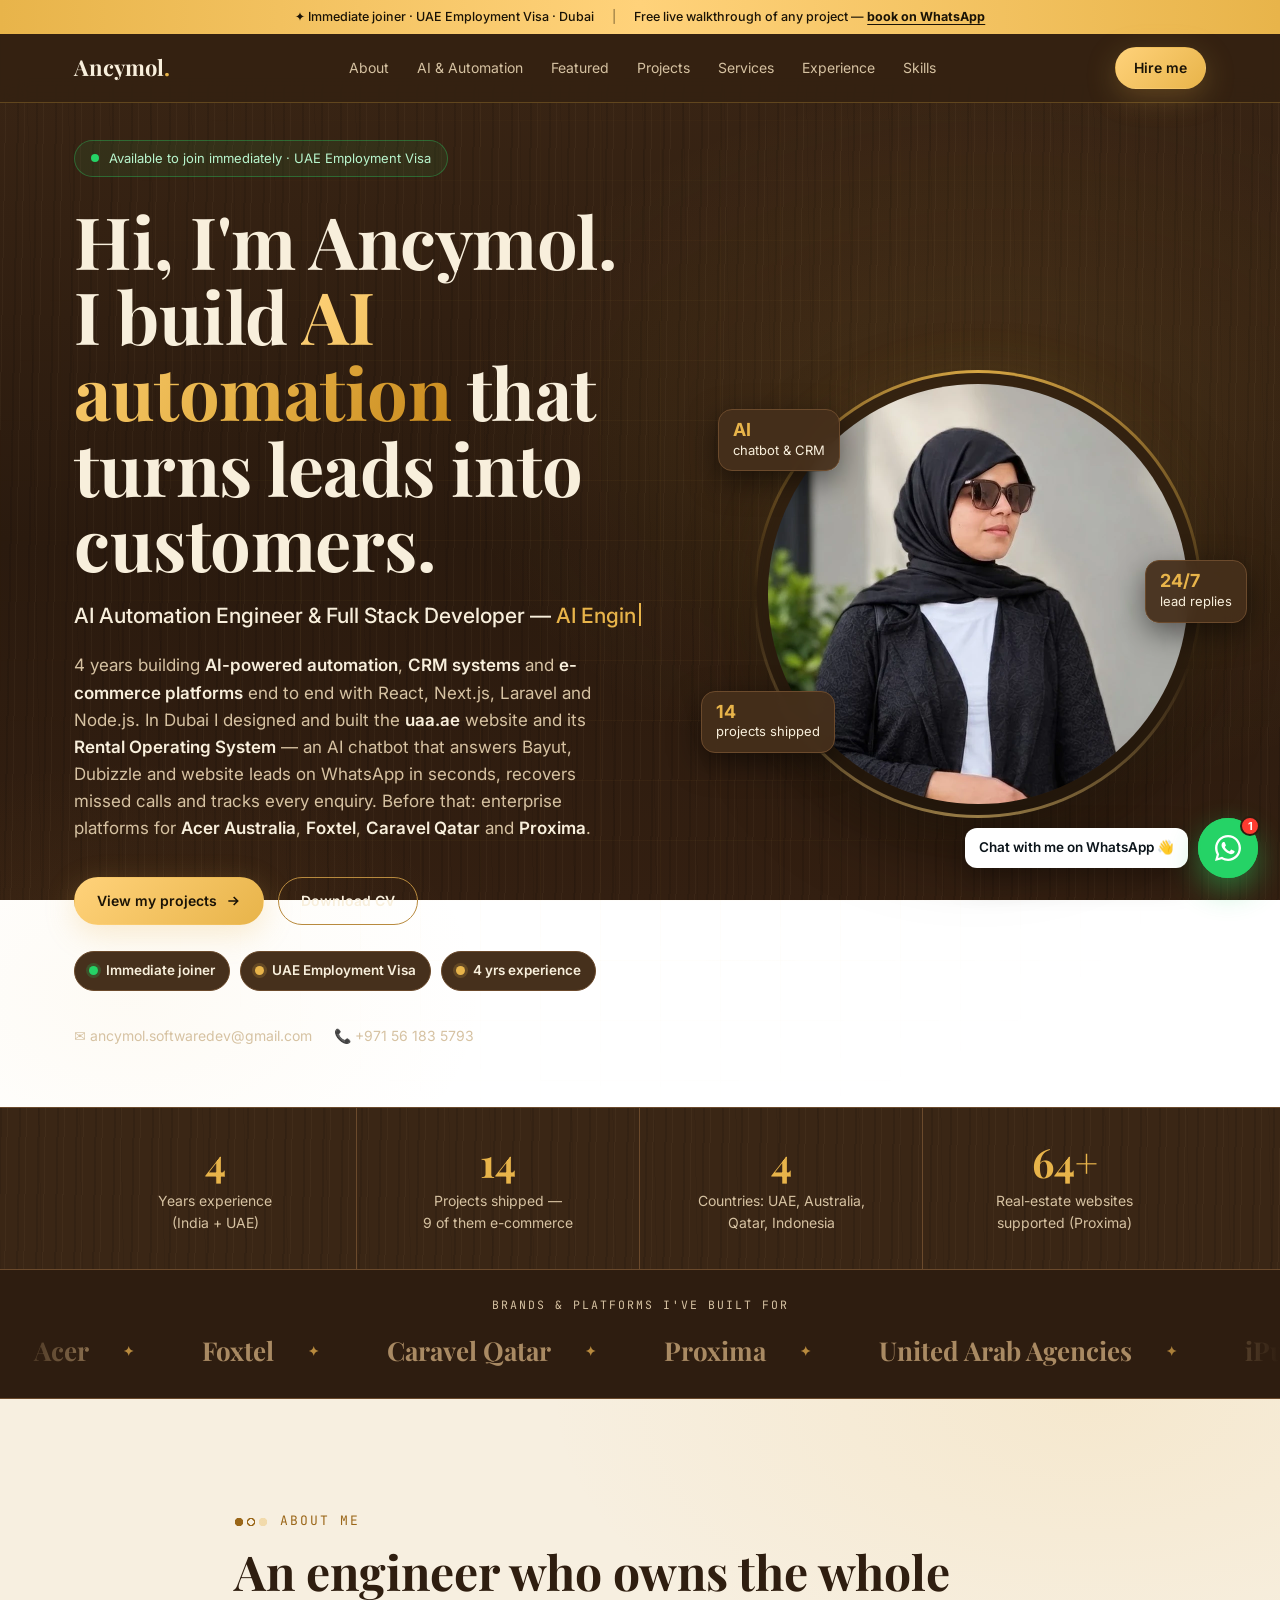
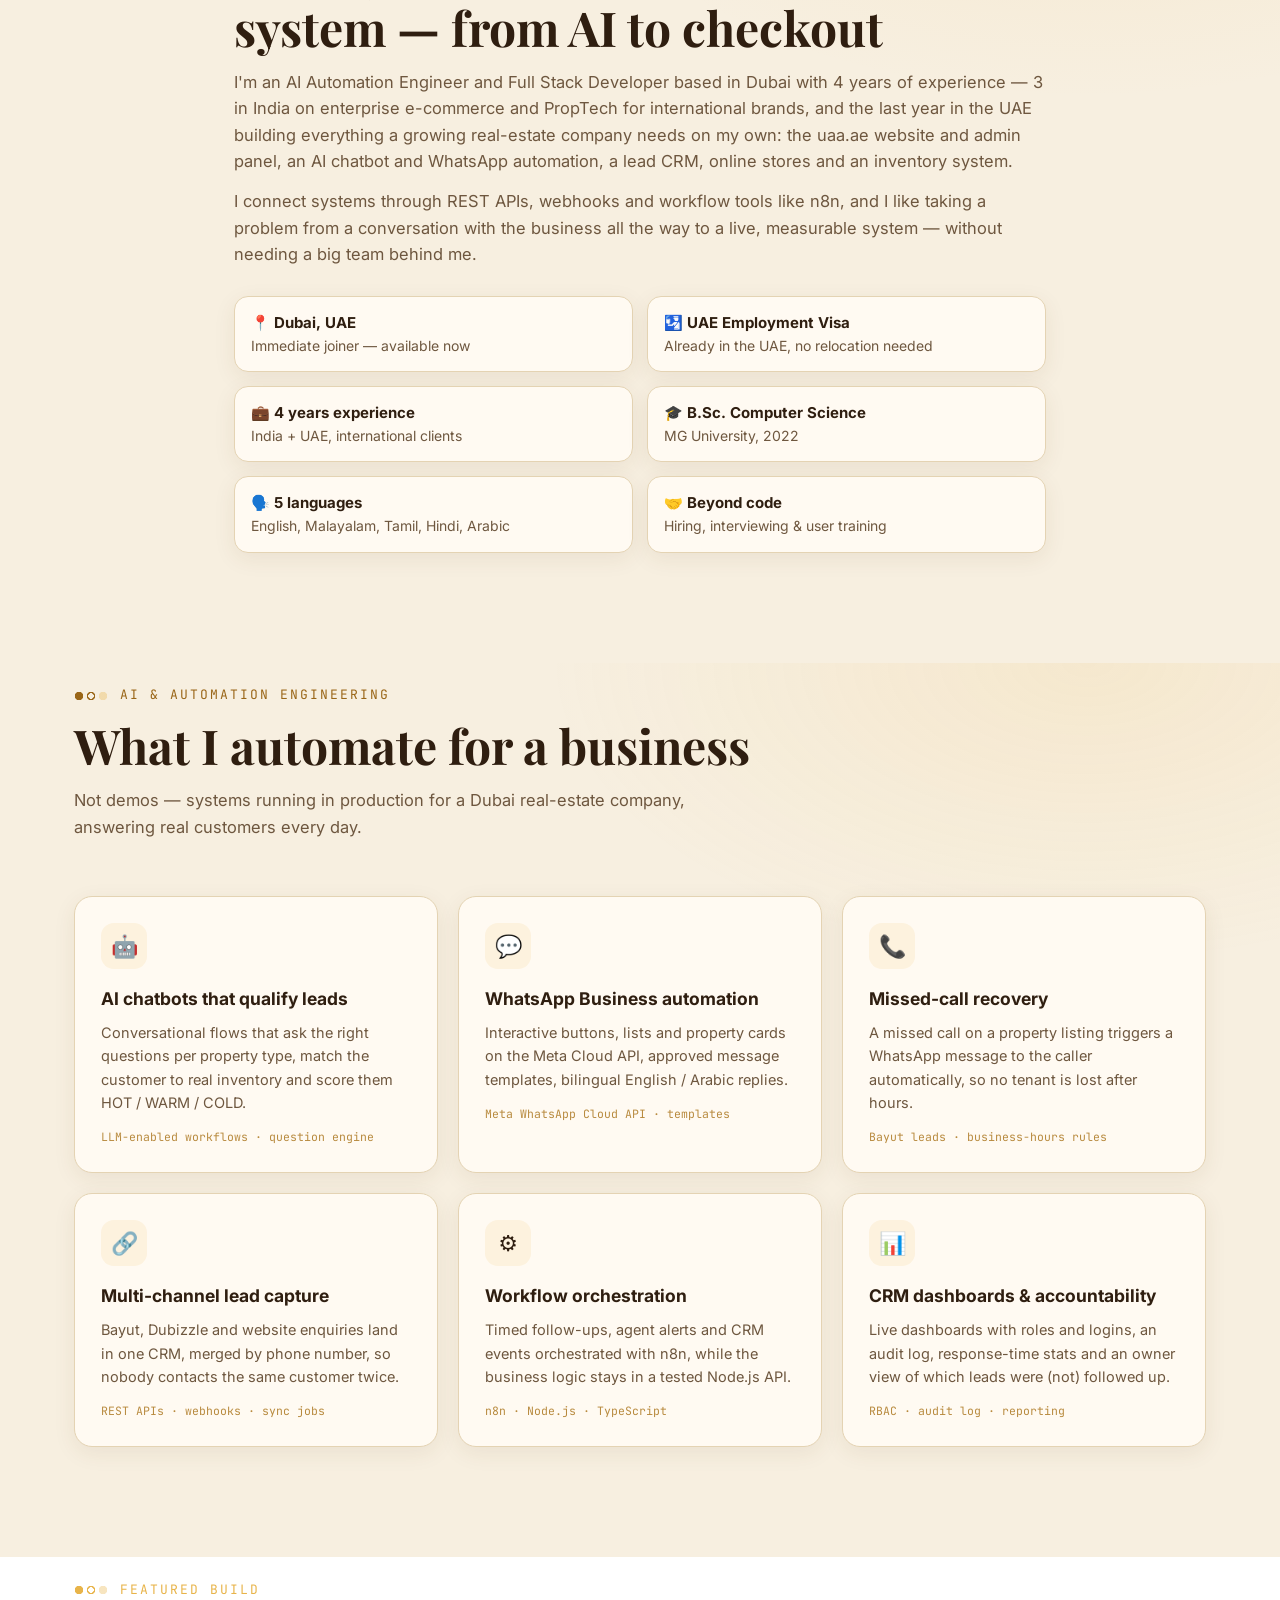
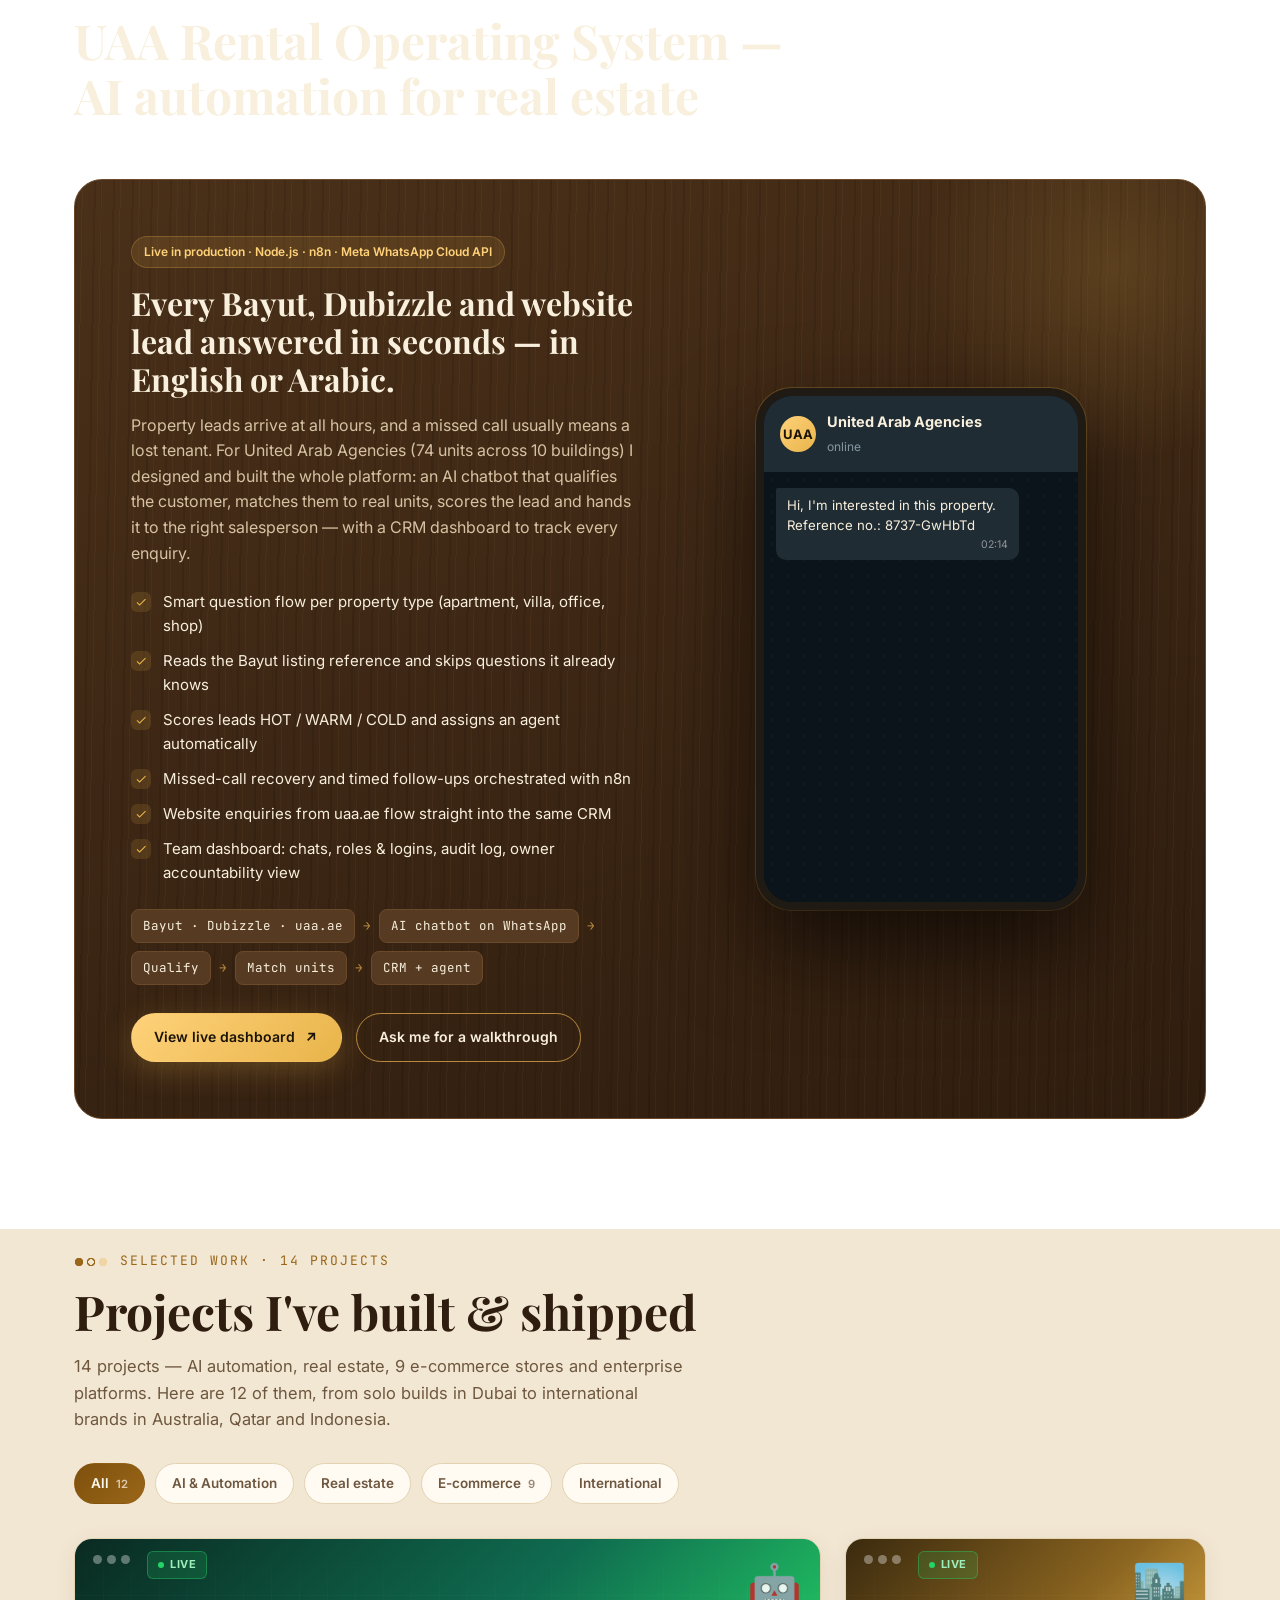
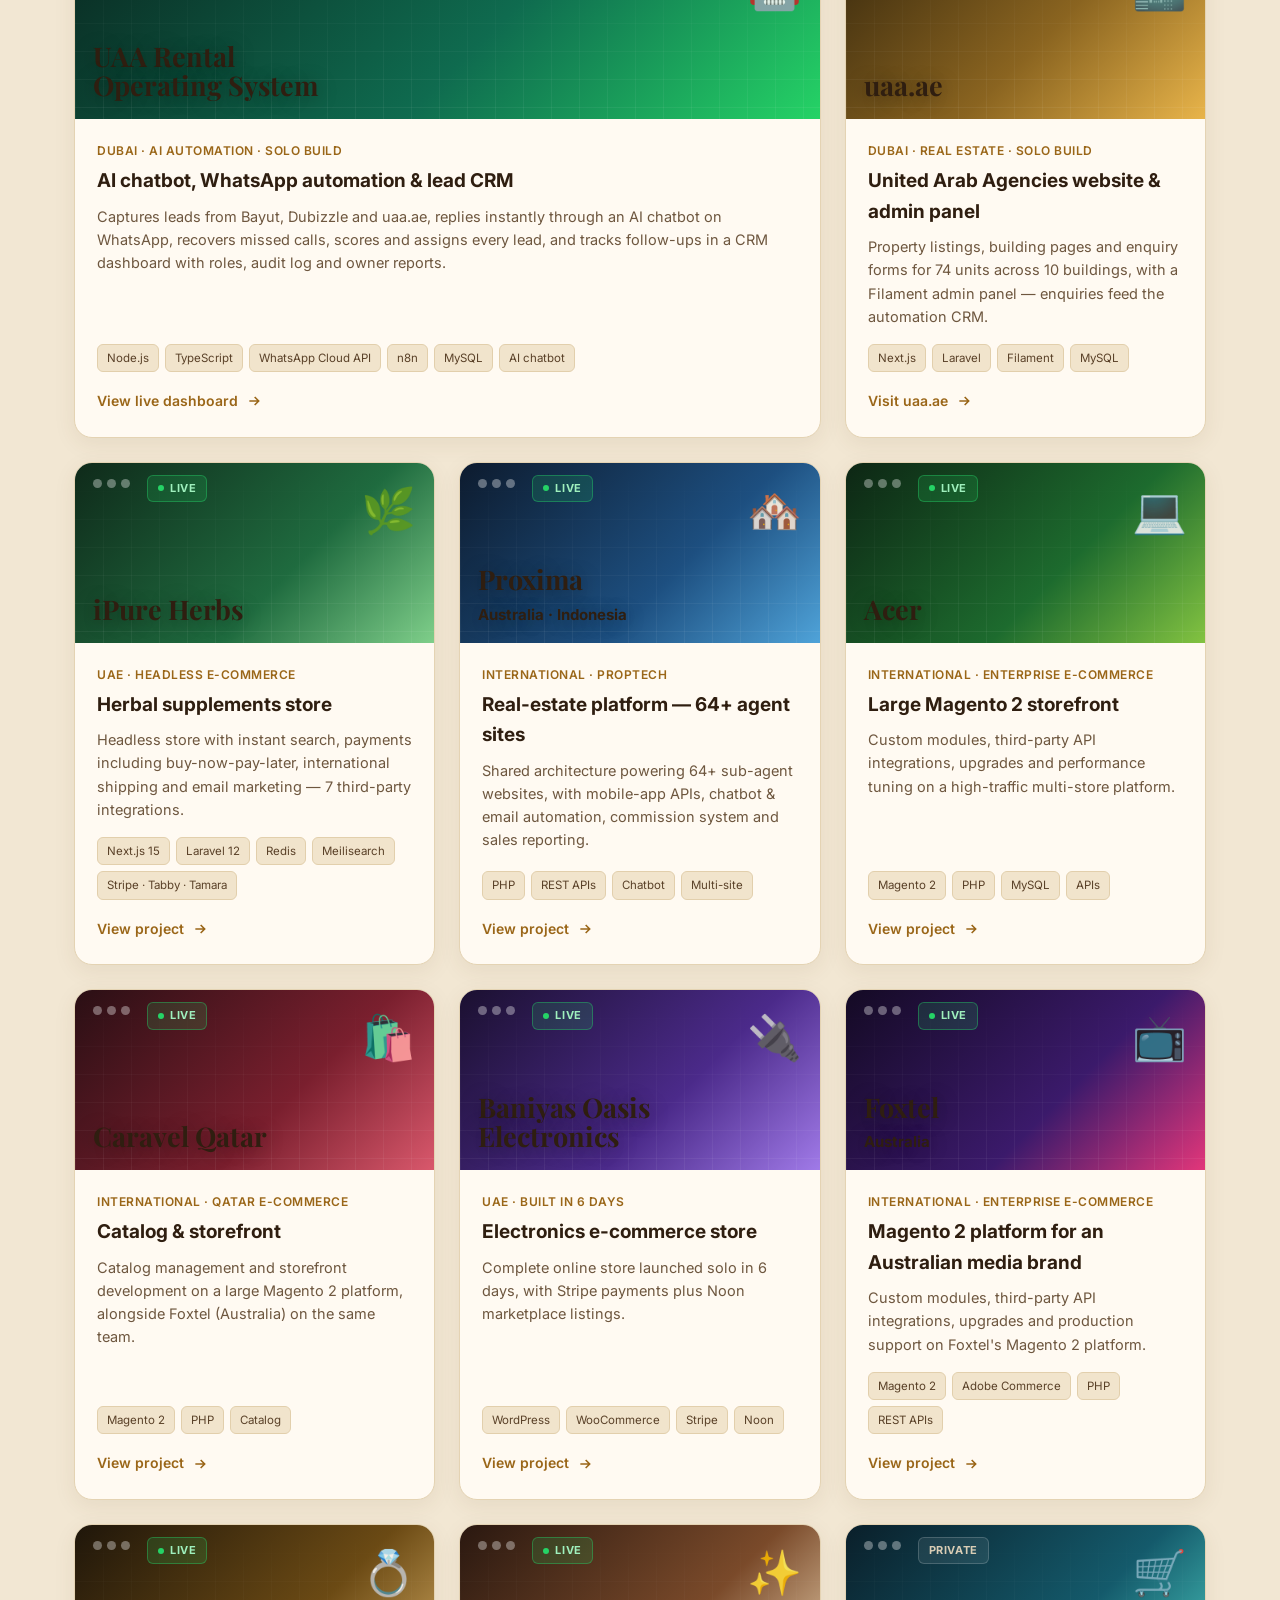
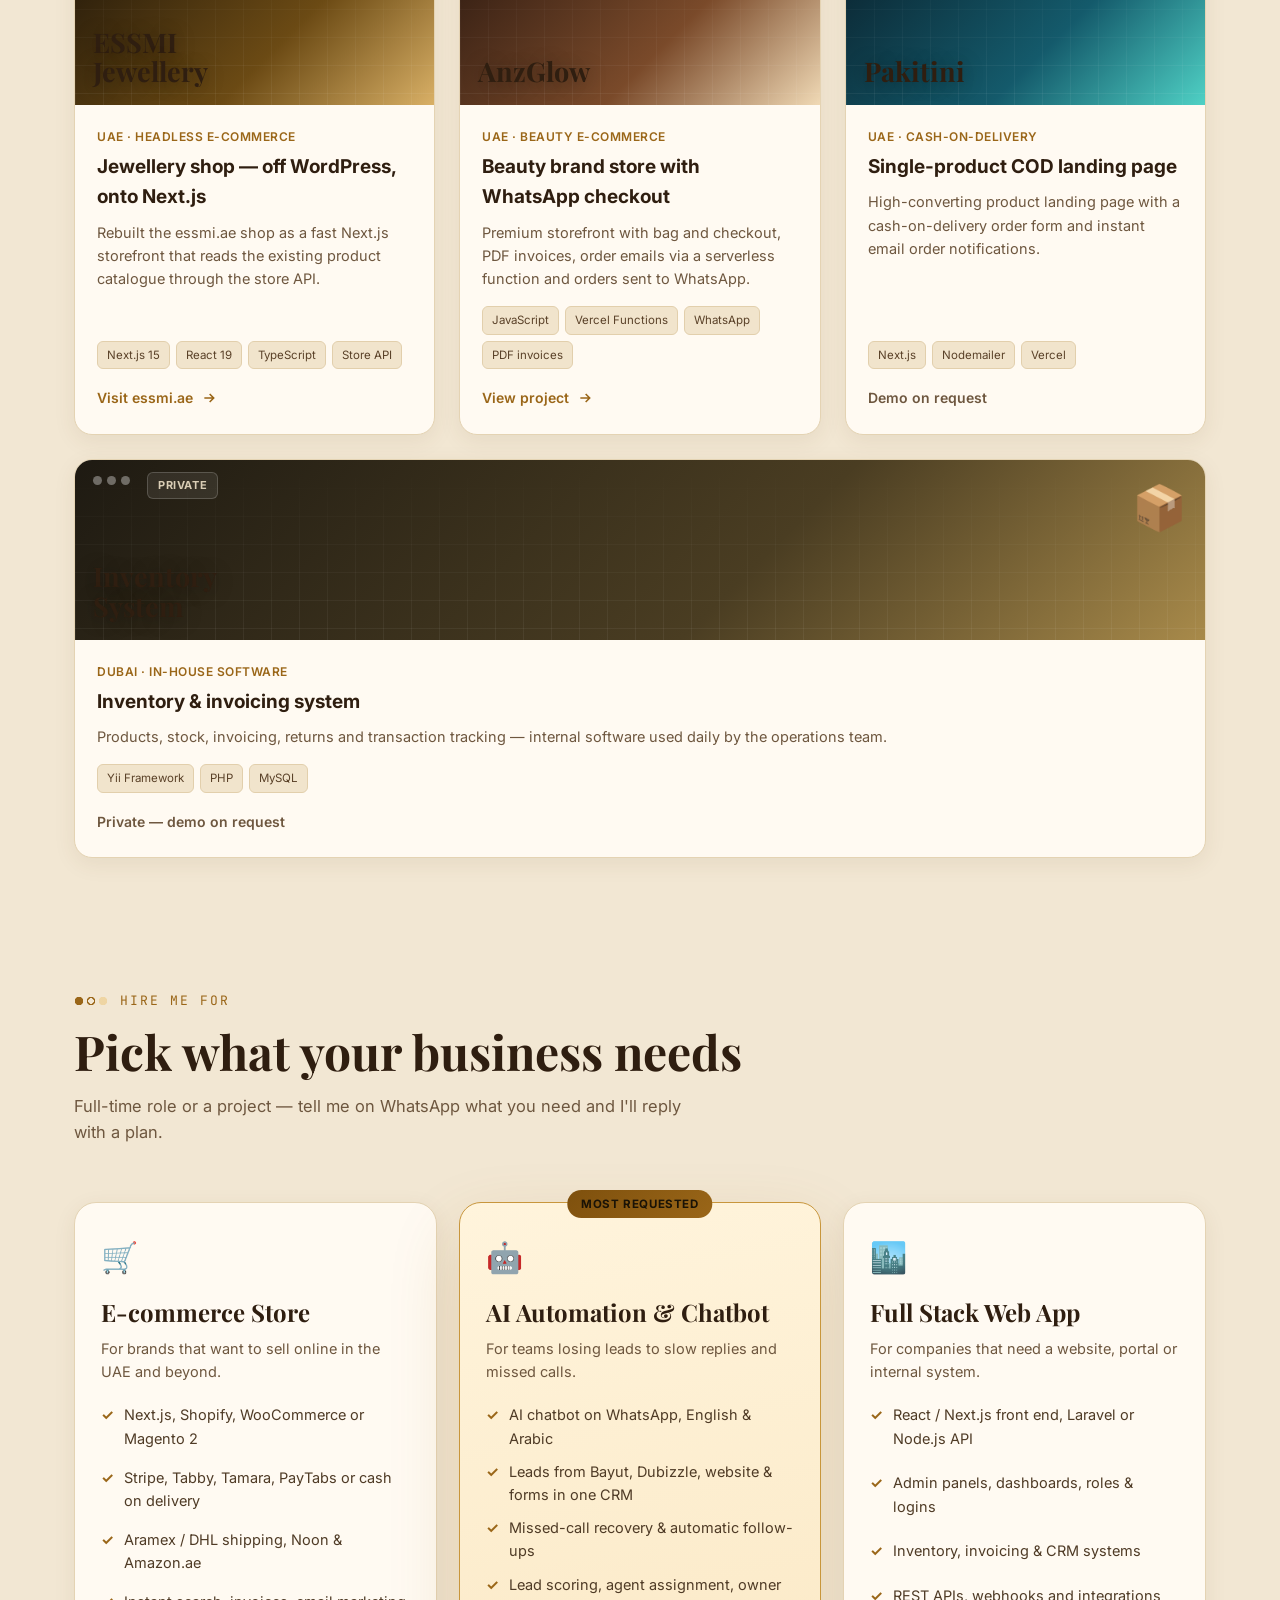
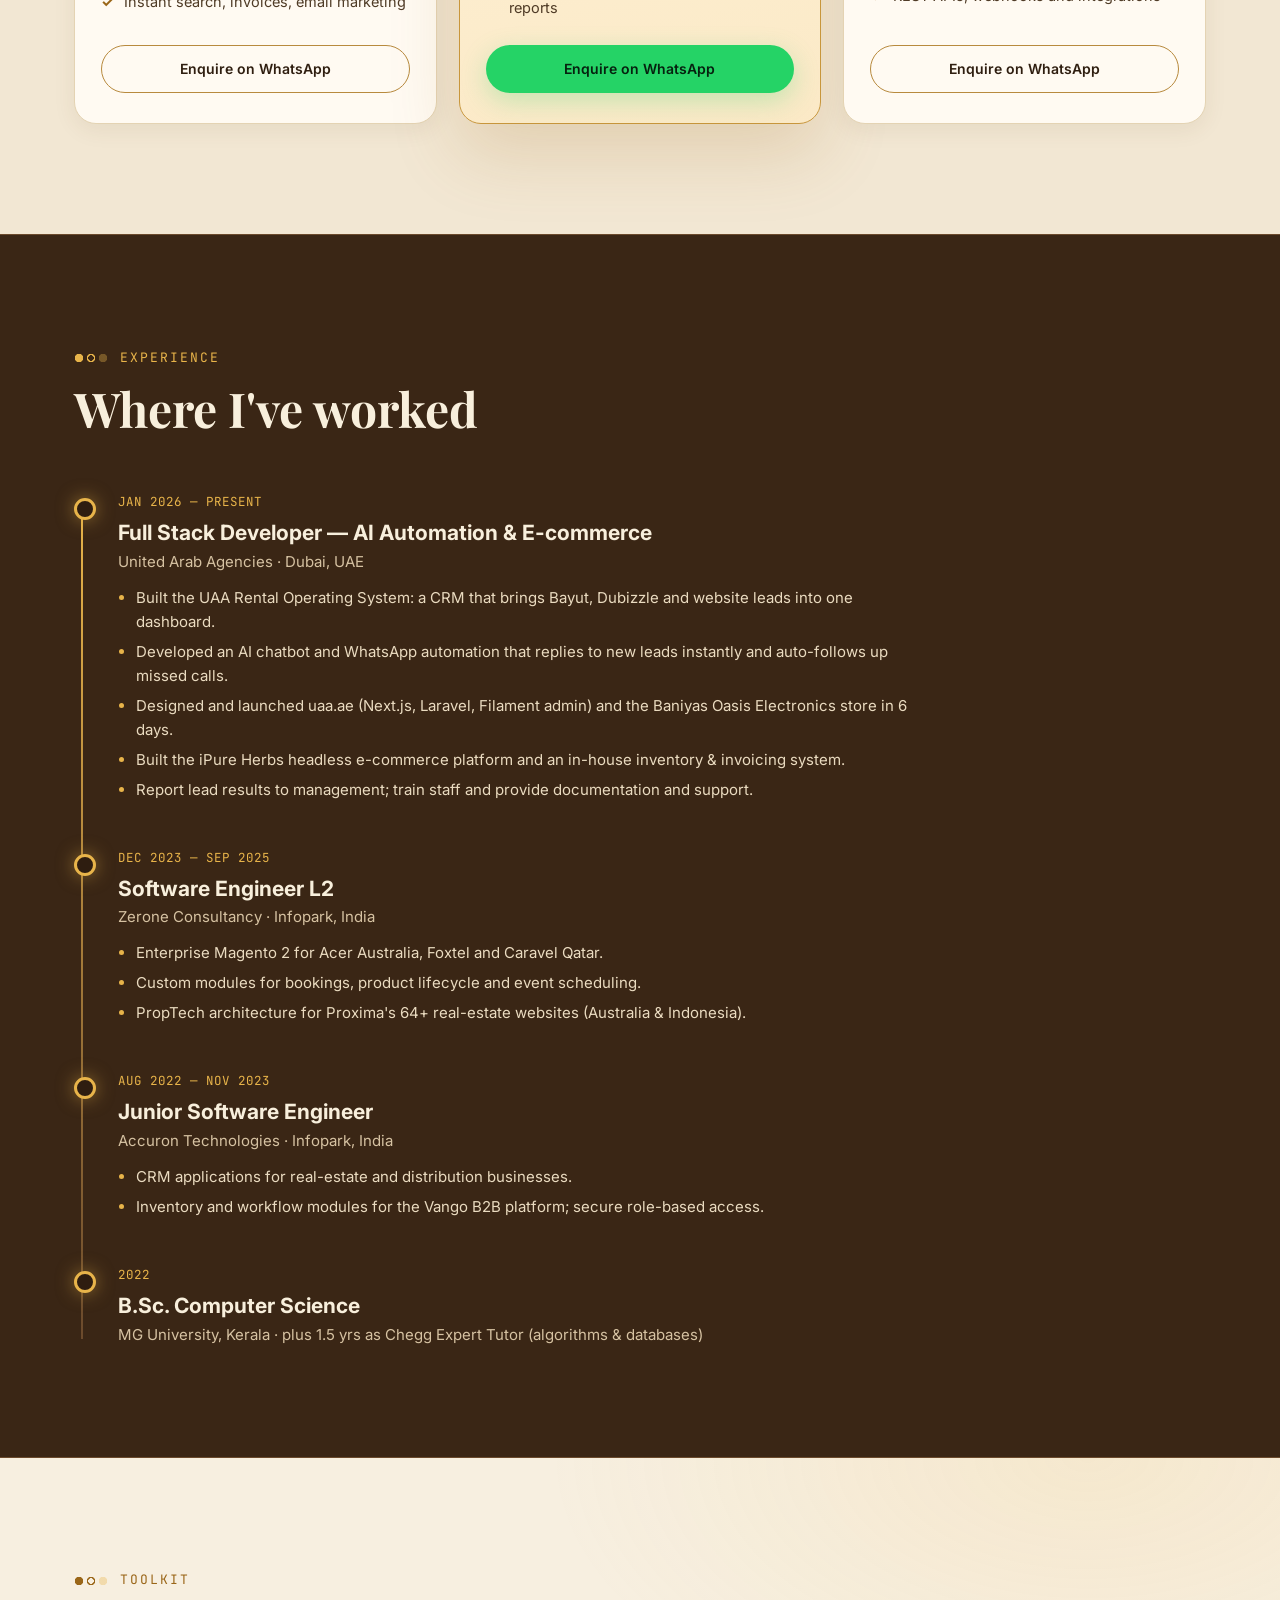
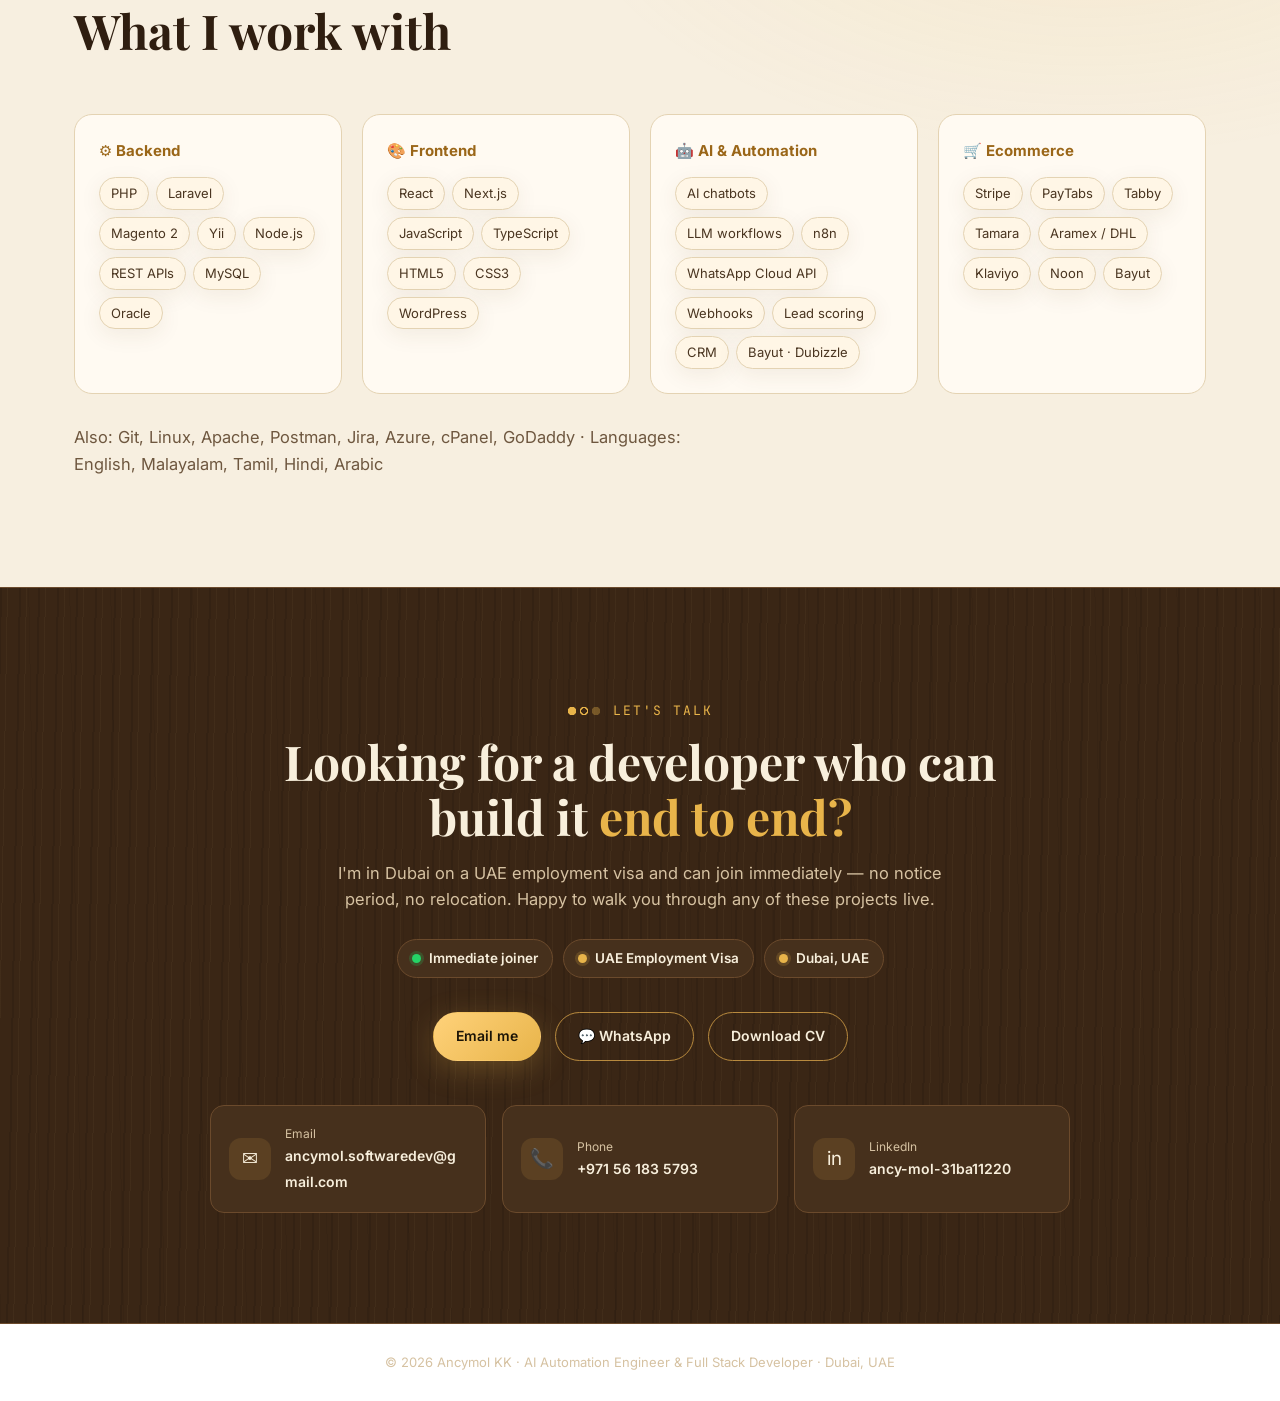
<file: index.html>
<!doctype html>
<html lang="en">
<head>
<meta charset="utf-8">
<meta name="viewport" content="width=device-width, initial-scale=1">
<title>Ancymol KK — AI Automation Engineer & Full Stack Developer</title>
<meta name="description" content="Ancymol KK — AI Automation Engineer and Full Stack Developer in Dubai. AI chatbots, WhatsApp automation and CRM systems for real estate; e-commerce on Next.js, Laravel and Magento 2 for brands in the UAE, Australia and Qatar. UAE employment visa, available to join immediately.">
<meta property="og:title" content="Ancymol KK — AI Automation Engineer & Full Stack Developer, Dubai">
<meta property="og:description" content="AI chatbots, WhatsApp automation, CRM systems and e-commerce platforms — 14 shipped projects (9 e-commerce) across the UAE, Australia, Qatar and Indonesia.">
<meta property="og:image" content="assets/profile.webp">
<link rel="icon" href="assets/profile.webp">
<link rel="preconnect" href="https://fonts.googleapis.com">
<link rel="preconnect" href="https://fonts.gstatic.com" crossorigin>
<link href="https://fonts.googleapis.com/css2?family=Playfair+Display:wght@600;700&family=Inter:wght@400;500;600;700&family=JetBrains+Mono:wght@500&display=swap" rel="stylesheet">
<style>
:root{
  --bg:#0b0a08; --bg2:#12100c; --card:#17140f; --line:#2a241a;
  --gold:#e8b44a; --gold2:#ffd27a; --goldDim:#8a6a2a;
  --text:#f3ede2; --muted:#a89f8f; --green:#25d366;
  --radius:18px;
}
*{box-sizing:border-box;margin:0;padding:0}
html{scroll-behavior:smooth}
body{background:var(--bg);color:var(--text);font-family:Inter,system-ui,sans-serif;line-height:1.6;overflow-x:hidden}
a{color:inherit;text-decoration:none}
img{max-width:100%;display:block}
.wrap{max-width:1180px;margin:0 auto;padding:0 24px}
.gold{color:var(--gold)}
.mono{font-family:'JetBrains Mono',monospace}

/* nav */
nav{position:fixed;inset:0 0 auto 0;z-index:50;backdrop-filter:blur(12px);background:rgba(11,10,8,.72);border-bottom:1px solid rgba(232,180,74,.12)}
nav .wrap{display:flex;align-items:center;justify-content:space-between;height:68px}
.logo{font-family:'Playfair Display',serif;font-size:22px;font-weight:700}
.logo span{color:var(--gold)}
.links{display:flex;gap:28px;font-size:14px;color:var(--muted)}
.links a:hover{color:var(--gold)}
.btn{display:inline-flex;align-items:center;gap:8px;padding:12px 22px;border-radius:999px;font-weight:600;font-size:14px;transition:.25s;border:1px solid transparent;cursor:pointer}
.btn-gold{background:linear-gradient(135deg,var(--gold2),var(--gold));color:#1a1306;box-shadow:0 8px 30px rgba(232,180,74,.25)}
.btn-gold:hover{transform:translateY(-2px);box-shadow:0 12px 40px rgba(232,180,74,.4)}
.btn-ghost{border-color:var(--goldDim);color:var(--text)}
.btn-ghost:hover{border-color:var(--gold);color:var(--gold)}
.nav-cta{padding:9px 18px}

/* hero */
.hero{overflow:hidden;min-height:100vh;display:flex;align-items:center;padding:140px 0 60px;position:relative;
  background:radial-gradient(900px 600px at 78% 40%,rgba(232,180,74,.13),transparent 60%),radial-gradient(600px 400px at 10% 90%,rgba(232,180,74,.06),transparent 60%)}
.hero::before{content:"";position:absolute;inset:0;background-image:linear-gradient(rgba(232,180,74,.04) 1px,transparent 1px),linear-gradient(90deg,rgba(232,180,74,.04) 1px,transparent 1px);background-size:60px 60px;mask-image:radial-gradient(ellipse at center,#000 30%,transparent 75%);pointer-events:none}
.hero-grid{display:grid;grid-template-columns:1.15fr .85fr;gap:60px;align-items:center;position:relative}
.badge{display:inline-flex;align-items:center;gap:10px;padding:7px 16px;border:1px solid rgba(37,211,102,.35);background:rgba(37,211,102,.08);border-radius:999px;font-size:13px;color:#b8f5cd;margin-bottom:26px}
.dot{width:8px;height:8px;border-radius:50%;background:var(--green);box-shadow:0 0 0 0 rgba(37,211,102,.7);animation:pulse 2s infinite}
@keyframes pulse{70%{box-shadow:0 0 0 10px rgba(37,211,102,0)}100%{box-shadow:0 0 0 0 rgba(37,211,102,0)}}
h1{font-family:'Playfair Display',serif;font-size:clamp(40px,6vw,72px);line-height:1.05;letter-spacing:-.5px}
h1 em{font-style:normal;background:linear-gradient(120deg,var(--gold2),var(--gold) 50%,#c98a1c);-webkit-background-clip:text;background-clip:text;color:transparent}
.role{margin-top:18px;font-size:clamp(17px,2vw,21px);color:var(--text);font-weight:500;min-height:1.6em}
.role .typed{color:var(--gold)}
.role .caret{display:inline-block;width:2px;height:1.1em;background:var(--gold);vertical-align:-3px;margin-left:3px;animation:blink 1s steps(1) infinite}
@keyframes blink{50%{opacity:0}}
.lead{margin-top:20px;color:var(--muted);font-size:17px;max-width:560px}
.lead b{color:var(--text);font-weight:600}
.cta{display:flex;flex-wrap:wrap;gap:14px;margin-top:34px}
.meta{display:flex;flex-wrap:wrap;gap:22px;margin-top:34px;color:var(--muted);font-size:14px}
.meta span{display:flex;align-items:center;gap:7px}

.portrait{position:relative;justify-self:center;width:min(420px,100%);aspect-ratio:1}
.portrait .ring{position:absolute;inset:-14px;border-radius:50%;background:conic-gradient(from 0deg,var(--gold),transparent 30%,var(--gold2) 50%,transparent 75%,var(--gold));animation:spin 12s linear infinite;filter:blur(.5px)}
.portrait .ring::after{content:"";position:absolute;inset:3px;border-radius:50%;background:var(--bg)}
@keyframes spin{to{transform:rotate(360deg)}}
.portrait img{position:relative;width:100%;height:100%;object-fit:cover;object-position:center 20%;border-radius:50%;box-shadow:0 30px 80px rgba(0,0,0,.6),0 0 60px rgba(232,180,74,.18)}
.chip{position:absolute;background:rgba(23,20,15,.92);border:1px solid var(--line);backdrop-filter:blur(8px);border-radius:14px;padding:10px 14px;font-size:13px;box-shadow:0 10px 30px rgba(0,0,0,.5);animation:float 5s ease-in-out infinite;white-space:nowrap}
.chip b{display:block;color:var(--gold);font-size:18px;line-height:1.1}
.chip.c1{top:6%;left:-12%}
.chip.c2{bottom:12%;left:-16%;animation-delay:1.2s}
.chip.c3{top:42%;right:-14%;animation-delay:2.4s}
@keyframes float{50%{transform:translateY(-10px)}}

/* stats */
.stats{border-block:1px solid var(--line);background:var(--bg2)}
.stats .wrap{display:grid;grid-template-columns:repeat(4,1fr)}
.stat{padding:34px 20px;text-align:center;border-right:1px solid var(--line)}
.stat:last-child{border-right:0}
.stat b{font-family:'Playfair Display',serif;font-size:40px;color:var(--gold);display:block;line-height:1}
.stat span{color:var(--muted);font-size:14px;margin-top:8px;display:block}

/* sections */
section{padding:110px 0}
.eyebrow{font-family:'JetBrains Mono',monospace;color:var(--gold);font-size:13px;letter-spacing:2px;text-transform:uppercase;display:inline-flex;align-items:center;gap:12px}
.eyebrow::before{content:"";flex:0 0 auto;width:34px;height:10px;background:radial-gradient(circle at 5px 5px,var(--gold) 4px,transparent 4.5px),radial-gradient(circle at 17px 5px,transparent 2.6px,var(--gold) 3px,var(--gold) 4px,transparent 4.5px),radial-gradient(circle at 29px 5px,rgba(232,180,74,.35) 4px,transparent 4.5px)}
.avail{display:flex;flex-wrap:wrap;gap:10px;margin-top:26px}
.avail span{display:inline-flex;align-items:center;gap:8px;padding:8px 14px;border-radius:999px;font-size:13.5px;font-weight:600;background:var(--card);border:1px solid var(--line)}
.avail span i{width:9px;height:9px;border-radius:50%;background:var(--gold);box-shadow:0 0 0 3px rgba(232,180,74,.18)}
.avail span.g i{background:var(--green);box-shadow:0 0 0 3px rgba(37,211,102,.2)}
h2{font-family:'Playfair Display',serif;font-size:clamp(32px,4vw,48px);line-height:1.15;margin-top:10px}
.sub{color:var(--muted);max-width:620px;margin-top:14px;font-size:16.5px}
.head{margin-bottom:56px}

/* about */
.about{max-width:860px}
.about p.sub{max-width:none}
.facts{display:grid;grid-template-columns:1fr 1fr;gap:14px;margin-top:28px}
.facts div{background:var(--card);border:1px solid var(--line);border-radius:14px;padding:14px 16px;font-size:14px;color:var(--muted)}
.facts b{display:block;color:var(--text);font-size:15px}

/* spotlight */
.spot{display:grid;grid-template-columns:1.05fr .95fr;gap:56px;align-items:center;background:linear-gradient(160deg,#1a160f,#0f0d09);border:1px solid var(--line);border-radius:28px;padding:56px;position:relative;overflow:hidden}
.spot::after{content:"";position:absolute;width:420px;height:420px;right:-120px;top:-120px;background:radial-gradient(circle,rgba(232,180,74,.16),transparent 65%);pointer-events:none}
.tag{display:inline-block;font-size:12px;font-weight:600;padding:5px 12px;border-radius:999px;background:rgba(232,180,74,.12);color:var(--gold2);border:1px solid rgba(232,180,74,.25)}
.spot h3{font-family:'Playfair Display',serif;font-size:32px;line-height:1.2;margin:16px 0 14px}
.spot p{color:var(--muted)}
.feat{list-style:none;margin:24px 0;display:grid;gap:11px}
.feat li{display:flex;gap:12px;font-size:15px}
.feat li::before{content:"";flex:0 0 20px;height:20px;margin-top:2px;border-radius:6px;background:rgba(232,180,74,.14) url("data:image/svg+xml,%3Csvg xmlns='http://www.w3.org/2000/svg' viewBox='0 0 20 20' fill='%23e8b44a'%3E%3Cpath d='M8 13.2 4.8 10l-1.1 1.1L8 15.4l9-9-1.1-1.1z'/%3E%3C/svg%3E") center/14px no-repeat}
.flow{display:flex;flex-wrap:wrap;align-items:center;gap:8px;margin:22px 0 28px;font-size:12.5px}
.flow span{padding:6px 11px;border-radius:8px;background:#211c13;border:1px solid var(--line)}
.flow i{color:var(--goldDim);font-style:normal}

/* phone */
.phone{width:min(330px,100%);margin:0 auto;background:#0b141a;border-radius:36px;border:8px solid #1f1b14;box-shadow:0 40px 90px rgba(0,0,0,.6),0 0 0 1px rgba(232,180,74,.25);overflow:hidden;position:relative;z-index:1}
.wa-top{background:#1f2c34;padding:14px 16px;display:flex;align-items:center;gap:11px}
.wa-av{width:36px;height:36px;border-radius:50%;background:linear-gradient(135deg,var(--gold2),var(--gold));display:grid;place-items:center;color:#1a1306;font-weight:700;font-size:13px}
.wa-top b{font-size:14.5px;display:block}
.wa-top small{color:#8696a0;font-size:12px}
.wa-body{padding:16px 12px;height:430px;display:flex;flex-direction:column;gap:8px;background:#0b141a radial-gradient(rgba(255,255,255,.025) 1px,transparent 1px) 0 0/16px 16px;overflow:hidden}
.msg{max-width:84%;padding:8px 11px;border-radius:10px;font-size:13.2px;line-height:1.45;opacity:0;transform:translateY(8px);transition:.4s}
.msg.show{opacity:1;transform:none}
.msg.in{background:#202c33;align-self:flex-start;border-top-left-radius:2px}
.msg.out{background:#005c4b;align-self:flex-end;border-top-right-radius:2px}
.msg small{display:block;text-align:right;font-size:10.5px;color:rgba(233,237,239,.55);margin-top:2px}
.btns{display:flex;flex-direction:column;gap:5px;align-self:flex-start;width:84%;opacity:0;transition:.4s}
.btns.show{opacity:1}
.btns span{background:#202c33;color:#53bdeb;text-align:center;padding:7px;border-radius:8px;font-size:13px}
.btns span.pick{background:#2a3942}
.hot{align-self:center;font-size:11.5px;background:rgba(232,180,74,.15);color:var(--gold2);border:1px solid rgba(232,180,74,.35);padding:5px 12px;border-radius:999px;opacity:0;transition:.4s}
.hot.show{opacity:1}

/* projects */
.grid{display:grid;grid-template-columns:repeat(3,1fr);gap:24px}
.card{background:var(--card);border:1px solid var(--line);border-radius:var(--radius);overflow:hidden;display:flex;flex-direction:column;transition:.3s;position:relative}
.card:hover{transform:translateY(-6px);border-color:rgba(232,180,74,.45);box-shadow:0 24px 60px rgba(0,0,0,.5),0 0 0 1px rgba(232,180,74,.1)}
.shot{height:180px;position:relative;overflow:hidden;display:flex;align-items:flex-end;padding:18px}
.shot::before{content:"";position:absolute;inset:0;background:var(--g)}
.shot::after{content:"";position:absolute;inset:0;background:linear-gradient(rgba(255,255,255,.06) 1px,transparent 1px),linear-gradient(90deg,rgba(255,255,255,.06) 1px,transparent 1px);background-size:28px 28px;mask-image:linear-gradient(transparent,#000)}
.browser{position:absolute;top:16px;left:18px;display:flex;gap:5px;z-index:1}
.browser i{width:9px;height:9px;border-radius:50%;background:rgba(255,255,255,.35)}
.shot .big{position:relative;z-index:1;font-family:'Playfair Display',serif;font-size:27px;font-weight:700;line-height:1.1;text-shadow:0 2px 20px rgba(0,0,0,.4)}
.shot .ico{position:absolute;right:18px;top:12px;font-size:44px;z-index:1;opacity:.9}
.card-body{padding:22px 22px 24px;display:flex;flex-direction:column;flex:1}
.card-body .where{font-size:12px;color:var(--gold);font-weight:600;letter-spacing:.5px;text-transform:uppercase}
.card-body h4{font-size:19px;margin:6px 0 8px}
.card-body p{color:var(--muted);font-size:14.5px;flex:1}
.stack{display:flex;flex-wrap:wrap;gap:6px;margin:16px 0 18px}
.stack span{font-size:11.5px;padding:4px 9px;border-radius:6px;background:#211c13;color:#d9cdb5;border:1px solid var(--line)}
.view{display:inline-flex;align-items:center;gap:8px;font-weight:600;font-size:14px;color:var(--gold)}
.view svg{transition:.25s}
.card:hover .view svg{transform:translateX(4px)}
.card.wide{grid-column:span 2}
.card.wide .shot{height:180px}
.card.hide{display:none}
.card.full{grid-column:1/-1}
.filters{display:flex;flex-wrap:wrap;gap:10px;margin:-26px 0 34px}
.filters button{font:inherit;font-size:13.5px;font-weight:600;padding:9px 16px;border-radius:999px;border:1px solid var(--line);background:var(--card);color:var(--muted);cursor:pointer;transition:.2s}
.filters button:hover{color:var(--gold);border-color:var(--goldDim)}
.filters button.on{background:linear-gradient(135deg,var(--gold2),var(--gold));color:#1a1306;border-color:transparent}
.filters button small{opacity:.7;margin-left:4px}

/* AI capabilities */
.caps{display:grid;grid-template-columns:repeat(3,1fr);gap:20px}
.cap{background:var(--card);border:1px solid var(--line);border-radius:var(--radius);padding:26px;transition:.3s}
.cap:hover{border-color:rgba(232,180,74,.45);transform:translateY(-4px)}
.cap .ci{width:46px;height:46px;border-radius:13px;background:rgba(232,180,74,.12);display:grid;place-items:center;font-size:22px;margin-bottom:16px}
.cap h4{font-size:17.5px;margin-bottom:8px}
.cap p{color:var(--muted);font-size:14.5px}
.cap .mono{display:block;margin-top:14px;font-size:11.5px;color:var(--goldDim)}

/* announcement bar (store-style) */
.announce{height:34px;display:flex;align-items:center;justify-content:center;gap:18px;font-size:12.5px;font-weight:500;color:#1a1306;background:linear-gradient(90deg,var(--gold),var(--gold2),var(--gold));overflow:hidden;white-space:nowrap}
.announce a{text-decoration:underline;text-underline-offset:3px;font-weight:700}
.announce .sep{opacity:.45}

/* brand ticker */
.ticker{border-bottom:1px solid var(--line);background:var(--bg);padding:26px 0;overflow:hidden;position:relative}
.ticker::before,.ticker::after{content:"";position:absolute;top:0;bottom:0;width:120px;z-index:1;pointer-events:none}
.ticker::before{left:0;background:linear-gradient(90deg,var(--bg),transparent)}
.ticker::after{right:0;background:linear-gradient(-90deg,var(--bg),transparent)}
.ticker small{display:block;text-align:center;font-family:'JetBrains Mono',monospace;font-size:11.5px;letter-spacing:2px;color:var(--muted);text-transform:uppercase;margin-bottom:16px}
.track{display:flex;width:max-content;animation:marquee 38s linear infinite}
.ticker:hover .track{animation-play-state:paused}
.track span{font-family:'Playfair Display',serif;font-size:26px;font-weight:700;color:#5d5444;padding:0 34px;display:flex;align-items:center;gap:34px;transition:.2s}
.track span::after{content:"✦";font-size:13px;color:var(--goldDim)}
.track span:hover{color:var(--gold)}
@keyframes marquee{to{transform:translateX(-50%)}}

/* store-style project cards */
.ribbon{position:absolute;top:12px;left:72px;z-index:2;font-size:11px;font-weight:700;letter-spacing:.6px;text-transform:uppercase;padding:4px 10px;border-radius:6px;display:inline-flex;align-items:center;gap:6px}
.ribbon.live{background:rgba(37,211,102,.16);color:#9ff0bd;border:1px solid rgba(37,211,102,.4)}
.ribbon.live::before{content:"";width:6px;height:6px;border-radius:50%;background:var(--green)}
.ribbon.priv{background:rgba(255,255,255,.08);color:#d9cdb5;border:1px solid rgba(255,255,255,.18)}
.qv{position:absolute;left:50%;top:50%;z-index:3;transform:translate(-50%,-30%);opacity:0;transition:.3s;background:rgba(11,10,8,.85);border:1px solid var(--gold);color:var(--gold2);font-size:13px;font-weight:700;padding:10px 18px;border-radius:999px;backdrop-filter:blur(6px);white-space:nowrap}
.card:hover .qv{opacity:1;transform:translate(-50%,-50%)}
.card .shot::before{transition:transform .6s ease}
.card:hover .shot::before{transform:scale(1.08)}

/* service packages */
.pk-grid{display:grid;grid-template-columns:repeat(3,1fr);gap:22px;align-items:stretch}
.pk{background:var(--card);border:1px solid var(--line);border-radius:22px;padding:30px 26px;display:flex;flex-direction:column;position:relative;transition:.3s}
.pk:hover{transform:translateY(-6px);border-color:rgba(232,180,74,.45)}
.pk.best{background:linear-gradient(170deg,#211a0e,#15120c);border-color:var(--gold);box-shadow:0 30px 70px rgba(232,180,74,.12)}
.pk .flag{position:absolute;top:-13px;left:50%;transform:translateX(-50%);background:linear-gradient(135deg,var(--gold2),var(--gold));color:#1a1306;font-size:11.5px;font-weight:700;letter-spacing:.6px;text-transform:uppercase;padding:5px 14px;border-radius:999px;white-space:nowrap}
.pk .pi{font-size:30px}
.pk h4{font-family:'Playfair Display',serif;font-size:24px;margin:12px 0 6px}
.pk .for{color:var(--muted);font-size:14.5px}
.pk ul{list-style:none;margin:20px 0 26px;display:grid;gap:10px;flex:1}
.pk li{display:flex;gap:10px;font-size:14.5px;color:#cfc6b6}
.pk li::before{content:"✓";color:var(--gold);font-weight:700}
.pk .btn{justify-content:center}
.btn-wa{background:var(--green);color:#06210f;box-shadow:0 8px 26px rgba(37,211,102,.25)}
.btn-wa:hover{transform:translateY(-2px);box-shadow:0 12px 34px rgba(37,211,102,.4)}

/* floating WhatsApp */
.wa-float{position:fixed;right:22px;bottom:22px;z-index:60;display:flex;align-items:center;gap:10px}
.wa-float .lbl{background:#fff;color:#0b141a;font-size:13.5px;font-weight:600;padding:9px 14px;border-radius:12px;box-shadow:0 10px 30px rgba(0,0,0,.35);opacity:0;transform:translateX(8px);transition:.3s;pointer-events:none;white-space:nowrap}
.wa-float:hover .lbl,.wa-float.peek .lbl{opacity:1;transform:none}
.wa-btn{width:60px;height:60px;border-radius:50%;background:#25d366;display:grid;place-items:center;box-shadow:0 12px 30px rgba(37,211,102,.45);position:relative;transition:.25s}
.wa-btn:hover{transform:scale(1.08)}
.wa-btn::before{content:"";position:absolute;inset:0;border-radius:50%;border:2px solid #25d366;animation:waRing 2.2s ease-out infinite}
@keyframes waRing{from{transform:scale(1);opacity:.8}to{transform:scale(1.6);opacity:0}}
.wa-btn svg{width:32px;height:32px}
.wa-btn .n{position:absolute;top:-2px;right:-2px;width:20px;height:20px;border-radius:50%;background:#ff3b30;color:#fff;font-size:11px;font-weight:700;display:grid;place-items:center;border:2px solid var(--bg)}

/* experience */
.timeline{position:relative;max-width:860px}
.timeline::before{content:"";position:absolute;left:7px;top:8px;bottom:8px;width:2px;background:linear-gradient(var(--gold),var(--line))}
.job{position:relative;padding-left:44px;margin-bottom:46px}
.job::before{content:"";position:absolute;left:0;top:6px;width:16px;height:16px;border-radius:50%;background:var(--bg);border:3px solid var(--gold);box-shadow:0 0 18px rgba(232,180,74,.5)}
.job .when{font-family:'JetBrains Mono',monospace;font-size:12.5px;color:var(--gold)}
.job h4{font-size:21px;margin-top:4px}
.job .co{color:var(--muted);font-size:15px}
.job ul{margin-top:12px;padding-left:18px;color:#cfc6b6;font-size:15px;display:grid;gap:6px}
.job ul li::marker{color:var(--gold)}

/* skills */
.skills{display:grid;grid-template-columns:repeat(4,1fr);gap:20px}
.sk{background:var(--card);border:1px solid var(--line);border-radius:var(--radius);padding:24px}
.sk h5{font-size:15px;color:var(--gold);margin-bottom:14px;display:flex;align-items:center;gap:9px}
.sk div{display:flex;flex-wrap:wrap;gap:7px}
.sk span{font-size:13px;padding:5px 11px;border-radius:999px;border:1px solid var(--line);background:#1d1912}

/* contact */
.contact{text-align:center;background:radial-gradient(700px 360px at 50% 0%,rgba(232,180,74,.14),transparent 70%),var(--bg2);border-top:1px solid var(--line)}
.contact h2{max-width:760px;margin:10px auto 0}
.contact .sub{margin:16px auto 0}
.contact .cta{justify-content:center}
.cards{display:grid;grid-template-columns:repeat(3,1fr);gap:16px;max-width:860px;margin:44px auto 0}
.cc{background:var(--card);border:1px solid var(--line);border-radius:14px;padding:18px;transition:.25s;text-align:left;display:flex;gap:14px;align-items:center}
.cc:hover{border-color:var(--gold)}
.cc .ic{width:42px;height:42px;flex:0 0 42px;border-radius:12px;background:rgba(232,180,74,.12);display:grid;place-items:center;font-size:19px}
.cc small{color:var(--muted);font-size:12px;display:block}
.cc b{font-size:14px;font-weight:600;word-break:break-word}
footer{padding:28px 0;text-align:center;color:var(--muted);font-size:13px;border-top:1px solid var(--line)}

/* reveal */
.rv{opacity:0;transform:translateY(26px);transition:opacity .8s ease,transform .8s ease}
.rv.in{opacity:1;transform:none}

/* responsive */
@media (max-width:980px){
  .about{grid-template-columns:1fr;gap:44px}
  .hero-grid,.spot{grid-template-columns:1fr}
  .portrait{order:-1;width:min(300px,78vw);margin-top:10px}
  .chip.c1{left:-6%}.chip.c2{left:-8%}.chip.c3{right:-6%}
  .grid,.caps{grid-template-columns:1fr 1fr}
  .pk-grid{grid-template-columns:1fr;max-width:560px;margin:0 auto;gap:30px}
  .card.wide{grid-column:span 2}
  .skills{grid-template-columns:1fr 1fr}
  .spot{padding:36px 26px}
  .links{display:none}
}
@media (max-width:640px){
  .facts{grid-template-columns:1fr}
    .wrap{padding:0 16px}
  section{padding:80px 0}
  .stats .wrap{grid-template-columns:1fr 1fr}
  .stat:nth-child(2){border-right:0}
  .stat:nth-child(-n+2){border-bottom:1px solid var(--line)}
  .grid,.skills,.cards,.caps,.pk-grid{grid-template-columns:1fr}
  .pk-grid{gap:30px}
  .announce .hide-sm{display:none}
  .track span{font-size:21px;padding:0 22px;gap:22px}
  .wa-float{right:16px;bottom:16px}
  .wa-btn{width:54px;height:54px}
  .wa-float .lbl{display:none}
  .filters{margin:-30px 0 26px}
  .card.wide{grid-column:auto}
  .chip{font-size:11px;padding:7px 10px}.chip b{font-size:15px}
  .chip.c1{left:-4%}.chip.c2{left:-4%}.chip.c3{right:-4%}
  .spot{padding:28px 18px;border-radius:22px}
  .spot h3{font-size:26px}
  .hero{text-align:left}
}
@media (prefers-reduced-motion:reduce){*{animation:none!important;transition:none!important}.rv,.msg,.btns,.hot{opacity:1;transform:none}.track{flex-wrap:wrap;width:auto;justify-content:center}}

/* ===== Wood + cream theme ===== */
:root{
  --bg:#2e1d10; --bg2:#3a2615; --card:#46301c; --line:#6b4a2c;
  --text:#f8efdc; --muted:#d6c2a2; --goldDim:#b88a3e;
  --grain:repeating-linear-gradient(91deg,rgba(0,0,0,.10) 0 2px,transparent 2px 7px,rgba(255,214,160,.035) 7px 8px,transparent 8px 19px),
          repeating-linear-gradient(89deg,rgba(0,0,0,.06) 0 1px,transparent 1px 41px);
}
body{background:var(--grain),linear-gradient(180deg,#3b2615,#2a1a0e 60%,#331f11);background-attachment:fixed}
nav{background:rgba(52,33,18,.88);border-bottom-color:rgba(232,180,74,.25)}
.stats,#experience,.contact{background-image:var(--grain)}
.chip{background:rgba(70,47,27,.94)}
.spot{background:var(--grain),linear-gradient(160deg,#4a3019,#2f1d0f)}
.flow span{background:#563a22}
.stack span{background:#563a22;color:#f1e2c6}
.job ul{color:#eadbc0}
.qv{background:rgba(46,29,16,.9)}
.track span{color:#a98a63}

/* cream bands */
#about,#ai,#projects,#services,#skills{
  --bg:#f7efe0; --bg2:#efe3cc; --card:#fffaf2; --line:#e4d3b3;
  --text:#2f1e10; --muted:#6e573f; --gold:#9a6618; --gold2:#7e500d; --goldDim:#b88a3e;
  background:radial-gradient(900px 500px at 85% 0%,rgba(232,180,74,.12),transparent 60%),var(--bg);color:var(--text)
}
#projects,#services{background:#f2e7d3}
#about .card,#ai .cap,#projects .card,#services .pk,#skills .sk span,#about .facts div{box-shadow:0 6px 22px rgba(90,58,25,.08)}
#projects .card:hover,#services .pk:hover,#ai .cap:hover{box-shadow:0 24px 50px rgba(90,58,25,.18),0 0 0 1px rgba(154,102,24,.25)}
#projects .stack span,#services .stack span{background:#f1e4cc;color:#5a4128;border-color:#e2cfac}
#services .pk li{color:#4f3b26}
#services .pk.best{background:linear-gradient(170deg,#fff4dc,#fbe9c6);border-color:#c8963c;box-shadow:0 30px 70px rgba(154,102,24,.18)}
#skills .sk span{background:#fff6e6;color:#4a3520}
#projects .filters button.on{color:#fffaf0}
.eyebrow::before{filter:none}
</style>
</head>
<body>

<nav>
  <div class="announce">
    <span>✦ Immediate joiner · UAE Employment Visa · Dubai</span>
    <span class="sep hide-sm">|</span>
    <span class="hide-sm">Free live walkthrough of any project — <a href="https://wa.me/971561835793?text=Hi%20Ancymol%2C%20I%20saw%20your%20portfolio%20and%20would%20like%20a%20walkthrough." target="_blank" rel="noopener">book on WhatsApp</a></span>
  </div>
  <div class="wrap">
    <a href="#top" class="logo">Ancymol<span>.</span></a>
    <div class="links">
      <a href="#about">About</a>
      <a href="#ai">AI &amp; Automation</a>
      <a href="#automation">Featured</a>
      <a href="#projects">Projects</a>
      <a href="#services">Services</a>
      <a href="#experience">Experience</a>
      <a href="#skills">Skills</a>
    </div>
    <a href="#contact" class="btn btn-gold nav-cta">Hire me</a>
  </div>
</nav>

<!-- HERO -->
<header class="hero" id="top">
  <div class="wrap hero-grid">
    <div>
      <div class="badge"><span class="dot"></span>Available to join immediately · UAE Employment Visa</div>
      <h1>Hi, I'm Ancymol.<br>I build <em>AI automation</em> that turns leads into customers.</h1>
      <p class="role">AI Automation Engineer &amp; Full Stack Developer — <span class="typed" id="typed">AI Chatbots &amp; WhatsApp</span><span class="caret"></span></p>
      <p class="lead">4 years building <b>AI-powered automation</b>, <b>CRM systems</b> and <b>e-commerce platforms</b> end to end with React, Next.js, Laravel and Node.js. In Dubai I designed and built the <b>uaa.ae</b> website and its <b>Rental Operating System</b> — an AI chatbot that answers Bayut, Dubizzle and website leads on WhatsApp in seconds, recovers missed calls and tracks every enquiry. Before that: enterprise platforms for <b>Acer Australia</b>, <b>Foxtel</b>, <b>Caravel Qatar</b> and <b>Proxima</b>.</p>
      <div class="cta">
        <a href="#projects" class="btn btn-gold">View my projects
          <svg width="16" height="16" viewBox="0 0 24 24" fill="none" stroke="currentColor" stroke-width="2.4"><path d="M5 12h14M13 6l6 6-6 6"/></svg></a>
        <a href="assets/Ancymol_KK_CV.pdf" class="btn btn-ghost" download>Download CV</a>
      </div>
      <div class="avail"><span class="g"><i></i>Immediate joiner</span><span><i></i>UAE Employment Visa</span><span><i></i>4 yrs experience</span></div>
      <div class="meta">
        <span>✉️ ancymol.softwaredev@gmail.com</span>
        <span>📞 +971 56 183 5793</span>
      </div>
    </div>
    <div class="portrait">
      <div class="ring"></div>
      <img src="assets/profile.webp" alt="Ancymol KK, Full Stack Developer" width="420" height="420">
      <div class="chip c1"><b>AI</b>chatbot &amp; CRM</div>
      <div class="chip c2"><b>14</b>projects shipped</div>
      <div class="chip c3"><b>24/7</b>lead replies</div>
    </div>
  </div>
</header>

<!-- STATS -->
<div class="stats">
  <div class="wrap">
    <div class="stat"><b data-count="4">0</b><span>Years experience<br>(India + UAE)</span></div>
    <div class="stat"><b data-count="14">0</b><span>Projects shipped —<br>9 of them e-commerce</span></div>
    <div class="stat"><b data-count="4">0</b><span>Countries: UAE, Australia,<br>Qatar, Indonesia</span></div>
    <div class="stat"><b data-count="64" data-suffix="+">0</b><span>Real-estate websites<br>supported (Proxima)</span></div>
  </div>
</div>

<!-- BRAND TICKER -->
<div class="ticker" aria-label="Brands and platforms I've worked on">
  <small>Brands &amp; platforms I've built for</small>
  <div class="track">
    <span>Acer</span><span>Foxtel</span><span>Caravel Qatar</span><span>Proxima</span><span>United Arab Agencies</span><span>iPure Herbs</span><span>ESSMI</span><span>AnzGlow</span><span>Baniyas Oasis</span><span>Pakitini</span>
    <span aria-hidden="true">Acer</span><span aria-hidden="true">Foxtel</span><span aria-hidden="true">Caravel Qatar</span><span aria-hidden="true">Proxima</span><span aria-hidden="true">United Arab Agencies</span><span aria-hidden="true">iPure Herbs</span><span aria-hidden="true">ESSMI</span><span aria-hidden="true">AnzGlow</span><span aria-hidden="true">Baniyas Oasis</span><span aria-hidden="true">Pakitini</span>
  </div>
</div>

<!-- ABOUT -->
<section id="about">
  <div class="wrap about">
    <div class="rv">
      <div class="eyebrow">About me</div>
      <h2>An engineer who owns the whole system — from AI to checkout</h2>
      <p class="sub">I'm an AI Automation Engineer and Full Stack Developer based in Dubai with 4 years of experience — 3 in India on enterprise e-commerce and PropTech for international brands, and the last year in the UAE building everything a growing real-estate company needs on my own: the uaa.ae website and admin panel, an AI chatbot and WhatsApp automation, a lead CRM, online stores and an inventory system.</p>
      <p class="sub">I connect systems through REST APIs, webhooks and workflow tools like n8n, and I like taking a problem from a conversation with the business all the way to a live, measurable system — without needing a big team behind me.</p>
      <div class="facts">
        <div><b>📍 Dubai, UAE</b>Immediate joiner — available now</div>
        <div><b>🛂 UAE Employment Visa</b>Already in the UAE, no relocation needed</div>
        <div><b>💼 4 years experience</b>India + UAE, international clients</div>
        <div><b>🎓 B.Sc. Computer Science</b>MG University, 2022</div>
        <div><b>🗣️ 5 languages</b>English, Malayalam, Tamil, Hindi, Arabic</div>
        <div><b>🤝 Beyond code</b>Hiring, interviewing &amp; user training</div>
      </div>
    </div>
  </div>
</section>

<!-- AI & AUTOMATION -->
<section id="ai" style="padding-top:20px">
  <div class="wrap">
    <div class="head rv">
      <div class="eyebrow">AI &amp; Automation engineering</div>
      <h2>What I automate for a business</h2>
      <p class="sub">Not demos — systems running in production for a Dubai real-estate company, answering real customers every day.</p>
    </div>
    <div class="caps">
      <div class="cap rv"><div class="ci">🤖</div><h4>AI chatbots that qualify leads</h4><p>Conversational flows that ask the right questions per property type, match the customer to real inventory and score them HOT / WARM / COLD.</p><span class="mono">LLM-enabled workflows · question engine</span></div>
      <div class="cap rv"><div class="ci">💬</div><h4>WhatsApp Business automation</h4><p>Interactive buttons, lists and property cards on the Meta Cloud API, approved message templates, bilingual English / Arabic replies.</p><span class="mono">Meta WhatsApp Cloud API · templates</span></div>
      <div class="cap rv"><div class="ci">📞</div><h4>Missed-call recovery</h4><p>A missed call on a property listing triggers a WhatsApp message to the caller automatically, so no tenant is lost after hours.</p><span class="mono">Bayut leads · business-hours rules</span></div>
      <div class="cap rv"><div class="ci">🔗</div><h4>Multi-channel lead capture</h4><p>Bayut, Dubizzle and website enquiries land in one CRM, merged by phone number, so nobody contacts the same customer twice.</p><span class="mono">REST APIs · webhooks · sync jobs</span></div>
      <div class="cap rv"><div class="ci">⚙️</div><h4>Workflow orchestration</h4><p>Timed follow-ups, agent alerts and CRM events orchestrated with n8n, while the business logic stays in a tested Node.js API.</p><span class="mono">n8n · Node.js · TypeScript</span></div>
      <div class="cap rv"><div class="ci">📊</div><h4>CRM dashboards &amp; accountability</h4><p>Live dashboards with roles and logins, an audit log, response-time stats and an owner view of which leads were (not) followed up.</p><span class="mono">RBAC · audit log · reporting</span></div>
    </div>
  </div>
</section>

<!-- AUTOMATION SPOTLIGHT -->
<section id="automation" style="padding-top:20px">
  <div class="wrap">
    <div class="head rv">
      <div class="eyebrow">Featured build</div>
      <h2>UAA Rental Operating System —<br>AI automation for real estate</h2>
    </div>
    <div class="spot rv">
      <div>
        <span class="tag">Live in production · Node.js · n8n · Meta WhatsApp Cloud API</span>
        <h3>Every Bayut, Dubizzle and website lead answered in seconds — in English or Arabic.</h3>
        <p>Property leads arrive at all hours, and a missed call usually means a lost tenant. For United Arab Agencies (74 units across 10 buildings) I designed and built the whole platform: an AI chatbot that qualifies the customer, matches them to real units, scores the lead and hands it to the right salesperson — with a CRM dashboard to track every enquiry.</p>
        <ul class="feat">
          <li>Smart question flow per property type (apartment, villa, office, shop)</li>
          <li>Reads the Bayut listing reference and skips questions it already knows</li>
          <li>Scores leads HOT / WARM / COLD and assigns an agent automatically</li>
          <li>Missed-call recovery and timed follow-ups orchestrated with n8n</li>
          <li>Website enquiries from uaa.ae flow straight into the same CRM</li>
          <li>Team dashboard: chats, roles &amp; logins, audit log, owner accountability view</li>
        </ul>
        <div class="flow mono">
          <span>Bayut · Dubizzle · uaa.ae</span><i>→</i><span>AI chatbot on WhatsApp</span><i>→</i><span>Qualify</span><i>→</i><span>Match units</span><i>→</i><span>CRM + agent</span>
        </div>
        <div class="cta" style="margin-top:0">
          <a href="https://automation.c36.airoapp.ai/dashboard" target="_blank" rel="noopener" class="btn btn-gold">View live dashboard
            <svg width="16" height="16" viewBox="0 0 24 24" fill="none" stroke="currentColor" stroke-width="2.4"><path d="M7 17 17 7M8 7h9v9"/></svg></a>
          <a href="#contact" class="btn btn-ghost">Ask me for a walkthrough</a>
        </div>
      </div>

      <div class="phone" aria-label="Example WhatsApp conversation">
        <div class="wa-top">
          <div class="wa-av">UAA</div>
          <div><b>United Arab Agencies</b><small>online</small></div>
        </div>
        <div class="wa-body" id="chat">
          <div class="msg in">Hi, I'm interested in this property. Reference no.: 8737-GwHbTd<small>02:14</small></div>
          <div class="msg out">Hello! 👋 Thanks for contacting United Arab Agencies. I see you're looking at the <b>2 BR apartment in Al Nahda</b> for rent.<small>02:14 ✓✓</small></div>
          <div class="msg out">When would you like to move in?<small>02:14 ✓✓</small></div>
          <div class="btns"><span>Immediately</span><span class="pick">Within 1 month</span><span>Just browsing</span></div>
          <div class="msg in">Within 1 month<small>02:15</small></div>
          <div class="msg out">Perfect ✅ I've found 3 matching units. Our consultant <b>Shifa</b> will call you at 9:00 AM.<small>02:15 ✓✓</small></div>
          <div class="hot">🔥 HOT lead · assigned to Shifa</div>
        </div>
      </div>
    </div>
  </div>
</section>

<!-- PROJECTS -->
<section id="projects" style="padding-top:20px">
  <div class="wrap">
    <div class="head rv">
      <div class="eyebrow">Selected work · 14 projects</div>
      <h2>Projects I've built &amp; shipped</h2>
      <p class="sub">14 projects — AI automation, real estate, 9 e-commerce stores and enterprise platforms. Here are 12 of them, from solo builds in Dubai to international brands in Australia, Qatar and Indonesia.</p>
    </div>

    <div class="filters rv" role="group" aria-label="Filter projects">
      <button class="on" data-f="all">All <small>12</small></button>
      <button data-f="ai">AI &amp; Automation</button>
      <button data-f="realestate">Real estate</button>
      <button data-f="ecom">E-commerce <small>9</small></button>
      <button data-f="intl">International</button>
    </div>

    <div class="grid" id="pgrid">
      <a class="card wide rv" data-cat="ai realestate" href="https://automation.c36.airoapp.ai/dashboard" target="_blank" rel="noopener">
        <div class="shot" style="--g:linear-gradient(135deg,#0a2a22,#0f6b4f 55%,#25d366)">
          <div class="browser"><i></i><i></i><i></i></div><div class="ico">🤖</div>
          <div class="big">UAA Rental<br>Operating System</div>
        </div>
        <div class="card-body">
          <div class="where">Dubai · AI automation · Solo build</div>
          <h4>AI chatbot, WhatsApp automation &amp; lead CRM</h4>
          <p>Captures leads from Bayut, Dubizzle and uaa.ae, replies instantly through an AI chatbot on WhatsApp, recovers missed calls, scores and assigns every lead, and tracks follow-ups in a CRM dashboard with roles, audit log and owner reports.</p>
          <div class="stack"><span>Node.js</span><span>TypeScript</span><span>WhatsApp Cloud API</span><span>n8n</span><span>MySQL</span><span>AI chatbot</span></div>
          <span class="view">View live dashboard <svg width="16" height="16" viewBox="0 0 24 24" fill="none" stroke="currentColor" stroke-width="2.4"><path d="M5 12h14M13 6l6 6-6 6"/></svg></span>
        </div>
      </a>

      <a class="card rv" data-cat="realestate" href="https://uaa.ae/" target="_blank" rel="noopener">
        <div class="shot" style="--g:linear-gradient(135deg,#3a2a0e,#8a6420 55%,#e8b44a)">
          <div class="browser"><i></i><i></i><i></i></div><div class="ico">🏙️</div>
          <div class="big">uaa.ae</div>
        </div>
        <div class="card-body">
          <div class="where">Dubai · Real estate · Solo build</div>
          <h4>United Arab Agencies website &amp; admin panel</h4>
          <p>Property listings, building pages and enquiry forms for 74 units across 10 buildings, with a Filament admin panel — enquiries feed the automation CRM.</p>
          <div class="stack"><span>Next.js</span><span>Laravel</span><span>Filament</span><span>MySQL</span></div>
          <span class="view">Visit uaa.ae <svg width="16" height="16" viewBox="0 0 24 24" fill="none" stroke="currentColor" stroke-width="2.4"><path d="M5 12h14M13 6l6 6-6 6"/></svg></span>
        </div>
      </a>

      <a class="card rv" data-cat="ecom" href="https://ipureherbs.org" target="_blank" rel="noopener">
        <div class="shot" style="--g:linear-gradient(135deg,#0f2a1a,#1f6b3f 60%,#7fcf8a)">
          <div class="browser"><i></i><i></i><i></i></div><div class="ico">🌿</div>
          <div class="big">iPure Herbs</div>
        </div>
        <div class="card-body">
          <div class="where">UAE · Headless e-commerce</div>
          <h4>Herbal supplements store</h4>
          <p>Headless store with instant search, payments including buy-now-pay-later, international shipping and email marketing — 7 third-party integrations.</p>
          <div class="stack"><span>Next.js 15</span><span>Laravel 12</span><span>Redis</span><span>Meilisearch</span><span>Stripe · Tabby · Tamara</span></div>
          <span class="view">View project <svg width="16" height="16" viewBox="0 0 24 24" fill="none" stroke="currentColor" stroke-width="2.4"><path d="M5 12h14M13 6l6 6-6 6"/></svg></span>
        </div>
      </a>

      <a class="card rv" data-cat="realestate intl ai" href="https://www.proxima.com.au/" target="_blank" rel="noopener">
        <div class="shot" style="--g:linear-gradient(135deg,#0d1b2e,#1d4f80 60%,#4fa3d9)">
          <div class="browser"><i></i><i></i><i></i></div><div class="ico">🏘️</div>
          <div class="big">Proxima<br><small style="font-size:15px;font-family:Inter">Australia · Indonesia</small></div>
        </div>
        <div class="card-body">
          <div class="where">International · PropTech</div>
          <h4>Real-estate platform — 64+ agent sites</h4>
          <p>Shared architecture powering 64+ sub-agent websites, with mobile-app APIs, chatbot &amp; email automation, commission system and sales reporting.</p>
          <div class="stack"><span>PHP</span><span>REST APIs</span><span>Chatbot</span><span>Multi-site</span></div>
          <span class="view">View project <svg width="16" height="16" viewBox="0 0 24 24" fill="none" stroke="currentColor" stroke-width="2.4"><path d="M5 12h14M13 6l6 6-6 6"/></svg></span>
        </div>
      </a>

      <a class="card rv" data-cat="ecom intl" href="https://www.acer.com/ae-en/" target="_blank" rel="noopener">
        <div class="shot" style="--g:linear-gradient(135deg,#0d2614,#1d6b2e 60%,#83c341)">
          <div class="browser"><i></i><i></i><i></i></div><div class="ico">💻</div>
          <div class="big">Acer</div>
        </div>
        <div class="card-body">
          <div class="where">International · Enterprise e-commerce</div>
          <h4>Large Magento 2 storefront</h4>
          <p>Custom modules, third-party API integrations, upgrades and performance tuning on a high-traffic multi-store platform.</p>
          <div class="stack"><span>Magento 2</span><span>PHP</span><span>MySQL</span><span>APIs</span></div>
          <span class="view">View project <svg width="16" height="16" viewBox="0 0 24 24" fill="none" stroke="currentColor" stroke-width="2.4"><path d="M5 12h14M13 6l6 6-6 6"/></svg></span>
        </div>
      </a>

      <a class="card rv" data-cat="ecom intl" href="https://www.caravel.qa" target="_blank" rel="noopener">
        <div class="shot" style="--g:linear-gradient(135deg,#2a0f14,#7a1f2e 60%,#d9586c)">
          <div class="browser"><i></i><i></i><i></i></div><div class="ico">🛍️</div>
          <div class="big">Caravel Qatar</div>
        </div>
        <div class="card-body">
          <div class="where">International · Qatar e-commerce</div>
          <h4>Catalog &amp; storefront</h4>
          <p>Catalog management and storefront development on a large Magento 2 platform, alongside Foxtel (Australia) on the same team.</p>
          <div class="stack"><span>Magento 2</span><span>PHP</span><span>Catalog</span></div>
          <span class="view">View project <svg width="16" height="16" viewBox="0 0 24 24" fill="none" stroke="currentColor" stroke-width="2.4"><path d="M5 12h14M13 6l6 6-6 6"/></svg></span>
        </div>
      </a>

      <a class="card rv" data-cat="ecom" href="https://baniyasoasiselectronics.com/" target="_blank" rel="noopener">
        <div class="shot" style="--g:linear-gradient(135deg,#1b1030,#4b2a8a 60%,#a07ae8)">
          <div class="browser"><i></i><i></i><i></i></div><div class="ico">🔌</div>
          <div class="big">Baniyas Oasis<br>Electronics</div>
        </div>
        <div class="card-body">
          <div class="where">UAE · Built in 6 days</div>
          <h4>Electronics e-commerce store</h4>
          <p>Complete online store launched solo in 6 days, with Stripe payments plus Noon marketplace listings.</p>
          <div class="stack"><span>WordPress</span><span>WooCommerce</span><span>Stripe</span><span>Noon</span></div>
          <span class="view">View project <svg width="16" height="16" viewBox="0 0 24 24" fill="none" stroke="currentColor" stroke-width="2.4"><path d="M5 12h14M13 6l6 6-6 6"/></svg></span>
        </div>
      </a>

      <a class="card rv" data-cat="ecom intl" href="https://www.foxtel.com.au" target="_blank" rel="noopener">
        <div class="shot" style="--g:linear-gradient(135deg,#140a24,#3b1a6b 60%,#e2367a)">
          <div class="browser"><i></i><i></i><i></i></div><div class="ico">📺</div>
          <div class="big">Foxtel<br><small style="font-size:15px;font-family:Inter">Australia</small></div>
        </div>
        <div class="card-body">
          <div class="where">International · Enterprise e-commerce</div>
          <h4>Magento 2 platform for an Australian media brand</h4>
          <p>Custom modules, third-party API integrations, upgrades and production support on Foxtel's Magento 2 platform.</p>
          <div class="stack"><span>Magento 2</span><span>Adobe Commerce</span><span>PHP</span><span>REST APIs</span></div>
          <span class="view">View project <svg width="16" height="16" viewBox="0 0 24 24" fill="none" stroke="currentColor" stroke-width="2.4"><path d="M5 12h14M13 6l6 6-6 6"/></svg></span>
        </div>
      </a>

      <a class="card rv" data-cat="ecom" href="https://www.essmi.ae" target="_blank" rel="noopener">
        <div class="shot" style="--g:linear-gradient(135deg,#1f160a,#6b4a14 60%,#d9b066)">
          <div class="browser"><i></i><i></i><i></i></div><div class="ico">💍</div>
          <div class="big">ESSMI<br>Jewellery</div>
        </div>
        <div class="card-body">
          <div class="where">UAE · Headless e-commerce</div>
          <h4>Jewellery shop — off WordPress, onto Next.js</h4>
          <p>Rebuilt the essmi.ae shop as a fast Next.js storefront that reads the existing product catalogue through the store API.</p>
          <div class="stack"><span>Next.js 15</span><span>React 19</span><span>TypeScript</span><span>Store API</span></div>
          <span class="view">Visit essmi.ae <svg width="16" height="16" viewBox="0 0 24 24" fill="none" stroke="currentColor" stroke-width="2.4"><path d="M5 12h14M13 6l6 6-6 6"/></svg></span>
        </div>
      </a>

      <a class="card rv" data-cat="ecom" href="https://anzglow.vercel.app" target="_blank" rel="noopener">
        <div class="shot" style="--g:linear-gradient(135deg,#2a1810,#7a4a2a 60%,#f0d9b5)">
          <div class="browser"><i></i><i></i><i></i></div><div class="ico">✨</div>
          <div class="big">AnzGlow</div>
        </div>
        <div class="card-body">
          <div class="where">UAE · Beauty e-commerce</div>
          <h4>Beauty brand store with WhatsApp checkout</h4>
          <p>Premium storefront with bag and checkout, PDF invoices, order emails via a serverless function and orders sent to WhatsApp.</p>
          <div class="stack"><span>JavaScript</span><span>Vercel Functions</span><span>WhatsApp</span><span>PDF invoices</span></div>
          <span class="view">View project <svg width="16" height="16" viewBox="0 0 24 24" fill="none" stroke="currentColor" stroke-width="2.4"><path d="M5 12h14M13 6l6 6-6 6"/></svg></span>
        </div>
      </a>

      <div class="card rv" data-cat="ecom">
        <div class="shot" style="--g:linear-gradient(135deg,#0a1f2a,#145a6b 60%,#4fd1c5)">
          <div class="browser"><i></i><i></i><i></i></div><div class="ico">🛒</div>
          <div class="big">Pakitini</div>
        </div>
        <div class="card-body">
          <div class="where">UAE · Cash-on-delivery</div>
          <h4>Single-product COD landing page</h4>
          <p>High-converting product landing page with a cash-on-delivery order form and instant email order notifications.</p>
          <div class="stack"><span>Next.js</span><span>Nodemailer</span><span>Vercel</span></div>
          <span class="view" style="color:var(--muted)">Demo on request</span>
        </div>
      </div>

      <div class="card full rv" data-cat="ecom">
        <div class="shot" style="--g:linear-gradient(135deg,#1e1a12,#4a3d22 60%,#a88a4a)">
          <div class="browser"><i></i><i></i><i></i></div><div class="ico">📦</div>
          <div class="big">Inventory<br>System</div>
        </div>
        <div class="card-body">
          <div class="where">Dubai · In-house software</div>
          <h4>Inventory &amp; invoicing system</h4>
          <p>Products, stock, invoicing, returns and transaction tracking — internal software used daily by the operations team.</p>
          <div class="stack"><span>Yii Framework</span><span>PHP</span><span>MySQL</span></div>
          <span class="view" style="color:var(--muted)">Private — demo on request</span>
        </div>
      </div>
    </div>
  </div>
</section>

<!-- SERVICES -->
<section id="services" style="padding-top:20px">
  <div class="wrap">
    <div class="head rv">
      <div class="eyebrow">Hire me for</div>
      <h2>Pick what your business needs</h2>
      <p class="sub">Full-time role or a project — tell me on WhatsApp what you need and I'll reply with a plan.</p>
    </div>
    <div class="pk-grid">
      <div class="pk rv">
        <div class="pi">🛒</div>
        <h4>E-commerce Store</h4>
        <p class="for">For brands that want to sell online in the UAE and beyond.</p>
        <ul>
          <li>Next.js, Shopify, WooCommerce or Magento 2</li>
          <li>Stripe, Tabby, Tamara, PayTabs or cash on delivery</li>
          <li>Aramex / DHL shipping, Noon &amp; Amazon.ae</li>
          <li>Instant search, invoices, email marketing</li>
        </ul>
        <a class="btn btn-ghost" href="https://wa.me/971561835793?text=Hi%20Ancymol%2C%20I%27m%20interested%20in%20an%20e-commerce%20store." target="_blank" rel="noopener">Enquire on WhatsApp</a>
      </div>
      <div class="pk best rv">
        <span class="flag">Most requested</span>
        <div class="pi">🤖</div>
        <h4>AI Automation &amp; Chatbot</h4>
        <p class="for">For teams losing leads to slow replies and missed calls.</p>
        <ul>
          <li>AI chatbot on WhatsApp, English &amp; Arabic</li>
          <li>Leads from Bayut, Dubizzle, website &amp; forms in one CRM</li>
          <li>Missed-call recovery &amp; automatic follow-ups</li>
          <li>Lead scoring, agent assignment, owner reports</li>
        </ul>
        <a class="btn btn-wa" href="https://wa.me/971561835793?text=Hi%20Ancymol%2C%20I%27m%20interested%20in%20AI%20automation%20and%20a%20WhatsApp%20chatbot." target="_blank" rel="noopener">Enquire on WhatsApp</a>
      </div>
      <div class="pk rv">
        <div class="pi">🏙️</div>
        <h4>Full Stack Web App</h4>
        <p class="for">For companies that need a website, portal or internal system.</p>
        <ul>
          <li>React / Next.js front end, Laravel or Node.js API</li>
          <li>Admin panels, dashboards, roles &amp; logins</li>
          <li>Inventory, invoicing &amp; CRM systems</li>
          <li>REST APIs, webhooks and integrations</li>
        </ul>
        <a class="btn btn-ghost" href="https://wa.me/971561835793?text=Hi%20Ancymol%2C%20I%27m%20interested%20in%20a%20web%20application." target="_blank" rel="noopener">Enquire on WhatsApp</a>
      </div>
    </div>
  </div>
</section>

<!-- EXPERIENCE -->
<section id="experience" style="background:var(--bg2);border-block:1px solid var(--line)">
  <div class="wrap">
    <div class="head rv">
      <div class="eyebrow">Experience</div>
      <h2>Where I've worked</h2>
    </div>
    <div class="timeline">
      <div class="job rv">
        <div class="when">JAN 2026 — PRESENT</div>
        <h4>Full Stack Developer — AI Automation &amp; E-commerce</h4>
        <div class="co">United Arab Agencies · Dubai, UAE</div>
        <ul>
          <li>Built the UAA Rental Operating System: a CRM that brings Bayut, Dubizzle and website leads into one dashboard.</li>
          <li>Developed an AI chatbot and WhatsApp automation that replies to new leads instantly and auto-follows up missed calls.</li>
          <li>Designed and launched uaa.ae (Next.js, Laravel, Filament admin) and the Baniyas Oasis Electronics store in 6 days.</li>
          <li>Built the iPure Herbs headless e-commerce platform and an in-house inventory &amp; invoicing system.</li>
          <li>Report lead results to management; train staff and provide documentation and support.</li>
        </ul>
      </div>
      <div class="job rv">
        <div class="when">DEC 2023 — SEP 2025</div>
        <h4>Software Engineer L2</h4>
        <div class="co">Zerone Consultancy · Infopark, India</div>
        <ul>
          <li>Enterprise Magento 2 for Acer Australia, Foxtel and Caravel Qatar.</li>
          <li>Custom modules for bookings, product lifecycle and event scheduling.</li>
          <li>PropTech architecture for Proxima's 64+ real-estate websites (Australia &amp; Indonesia).</li>
        </ul>
      </div>
      <div class="job rv">
        <div class="when">AUG 2022 — NOV 2023</div>
        <h4>Junior Software Engineer</h4>
        <div class="co">Accuron Technologies · Infopark, India</div>
        <ul>
          <li>CRM applications for real-estate and distribution businesses.</li>
          <li>Inventory and workflow modules for the Vango B2B platform; secure role-based access.</li>
        </ul>
      </div>
      <div class="job rv" style="margin-bottom:0">
        <div class="when">2022</div>
        <h4>B.Sc. Computer Science</h4>
        <div class="co">MG University, Kerala · plus 1.5 yrs as Chegg Expert Tutor (algorithms &amp; databases)</div>
      </div>
    </div>
  </div>
</section>

<!-- SKILLS -->
<section id="skills">
  <div class="wrap">
    <div class="head rv">
      <div class="eyebrow">Toolkit</div>
      <h2>What I work with</h2>
    </div>
    <div class="skills">
      <div class="sk rv"><h5>⚙️ Backend</h5><div><span>PHP</span><span>Laravel</span><span>Magento 2</span><span>Yii</span><span>Node.js</span><span>REST APIs</span><span>MySQL</span><span>Oracle</span></div></div>
      <div class="sk rv"><h5>🎨 Frontend</h5><div><span>React</span><span>Next.js</span><span>JavaScript</span><span>TypeScript</span><span>HTML5</span><span>CSS3</span><span>WordPress</span></div></div>
      <div class="sk rv"><h5>🤖 AI &amp; Automation</h5><div><span>AI chatbots</span><span>LLM workflows</span><span>n8n</span><span>WhatsApp Cloud API</span><span>Webhooks</span><span>Lead scoring</span><span>CRM</span><span>Bayut · Dubizzle</span></div></div>
      <div class="sk rv"><h5>🛒 Ecommerce</h5><div><span>Stripe</span><span>PayTabs</span><span>Tabby</span><span>Tamara</span><span>Aramex / DHL</span><span>Klaviyo</span><span>Noon</span><span>Bayut</span></div></div>
    </div>
    <p class="sub rv" style="margin-top:30px">Also: Git, Linux, Apache, Postman, Jira, Azure, cPanel, GoDaddy · Languages: English, Malayalam, Tamil, Hindi, Arabic</p>
  </div>
</section>

<!-- CONTACT -->
<section class="contact" id="contact">
  <div class="wrap rv">
    <div class="eyebrow">Let's talk</div>
    <h2>Looking for a developer who can build it <em class="gold" style="font-style:normal">end to end?</em></h2>
    <p class="sub">I'm in Dubai on a UAE employment visa and can join immediately — no notice period, no relocation. Happy to walk you through any of these projects live.</p>
    <div class="avail" style="justify-content:center"><span class="g"><i></i>Immediate joiner</span><span><i></i>UAE Employment Visa</span><span><i></i>Dubai, UAE</span></div>
    <div class="cta">
      <a href="mailto:ancymol.softwaredev@gmail.com?subject=Opportunity%20for%20Ancymol" class="btn btn-gold">Email me</a>
      <a href="https://wa.me/971561835793" target="_blank" rel="noopener" class="btn btn-ghost">💬 WhatsApp</a>
      <a href="assets/Ancymol_KK_CV.pdf" class="btn btn-ghost" download>Download CV</a>
    </div>
    <div class="cards">
      <a class="cc" href="mailto:ancymol.softwaredev@gmail.com"><div class="ic">✉️</div><div><small>Email</small><b>ancymol.softwaredev@gmail.com</b></div></a>
      <a class="cc" href="tel:+971561835793"><div class="ic">📞</div><div><small>Phone</small><b>+971 56 183 5793</b></div></a>
      <a class="cc" href="https://www.linkedin.com/in/ancy-mol-31ba11220" target="_blank" rel="noopener"><div class="ic">in</div><div><small>LinkedIn</small><b>ancy-mol-31ba11220</b></div></a>
    </div>
  </div>
</section>

<footer>© 2026 Ancymol KK · AI Automation Engineer &amp; Full Stack Developer · Dubai, UAE</footer>

<a class="wa-float" href="https://wa.me/971561835793?text=Hi%20Ancymol%2C%20I%20saw%20your%20portfolio." target="_blank" rel="noopener" aria-label="Chat with Ancymol on WhatsApp">
  <span class="lbl">Chat with me on WhatsApp 👋</span>
  <span class="wa-btn">
    <svg viewBox="0 0 32 32" fill="#fff" aria-hidden="true"><path d="M16.04 3C8.86 3 3.03 8.82 3.03 16c0 2.3.6 4.53 1.74 6.5L3 29l6.68-1.75A12.95 12.95 0 0 0 16.04 29C23.2 29 29 23.18 29 16S23.2 3 16.04 3Zm0 23.64c-1.97 0-3.9-.53-5.58-1.53l-.4-.24-3.96 1.04 1.06-3.86-.26-.4A10.6 10.6 0 0 1 5.4 16c0-5.86 4.77-10.63 10.64-10.63 5.86 0 10.6 4.77 10.6 10.63 0 5.87-4.74 10.64-10.6 10.64Zm5.83-7.96c-.32-.16-1.9-.94-2.19-1.04-.3-.11-.5-.16-.72.16-.21.32-.82 1.04-1 1.25-.19.21-.37.24-.69.08-.32-.16-1.35-.5-2.57-1.59-.95-.85-1.6-1.9-1.78-2.22-.19-.32-.02-.49.14-.65.14-.14.32-.37.48-.56.16-.18.21-.32.32-.53.1-.21.05-.4-.03-.56-.08-.16-.72-1.73-.98-2.37-.26-.62-.53-.54-.72-.55h-.62c-.21 0-.56.08-.85.4-.3.32-1.12 1.1-1.12 2.67 0 1.57 1.15 3.1 1.31 3.3.16.22 2.26 3.45 5.47 4.84.77.33 1.36.53 1.83.68.77.24 1.47.21 2.02.13.62-.1 1.9-.78 2.17-1.53.27-.75.27-1.4.19-1.53-.08-.14-.3-.22-.62-.38Z"/></svg>
    <span class="n">1</span>
  </span>
</a>

<script>
// typing roles
(function(){
  var roles=["AI Chatbots & WhatsApp","AI Engineer","Real-Estate CRM Systems","Next.js & Laravel","E-commerce Platforms","n8n Workflows"];
  var el=document.getElementById('typed'),i=0,j=roles[0].length,del=true;
  if(matchMedia('(prefers-reduced-motion: reduce)').matches) return;
  setTimeout(function tick(){
    var w=roles[i];
    if(del){ j--; if(j<=0){del=false;i=(i+1)%roles.length;} }
    else { j++; if(j>=roles[i].length){del=true; el.textContent=roles[i]; return setTimeout(tick,1800);} }
    el.textContent=roles[i].slice(0,Math.max(j,0));
    setTimeout(tick,del?35:70);
  },2200);
})();

// reveal on scroll + counters
(function(){
  var io=new IntersectionObserver(function(es){es.forEach(function(e){if(e.isIntersecting){e.target.classList.add('in');io.unobserve(e.target);}})},{threshold:.12});
  document.querySelectorAll('.rv').forEach(function(n){io.observe(n)});
  var co=new IntersectionObserver(function(es){es.forEach(function(e){
    if(!e.isIntersecting)return; co.unobserve(e.target);
    var n=e.target,t=+n.dataset.count,s=n.dataset.suffix||'',k=0,st=Math.max(1,Math.ceil(t/30));
    var h=setInterval(function(){k=Math.min(t,k+st);n.textContent=k+s;if(k>=t)clearInterval(h);},40);
  })},{threshold:.5});
  document.querySelectorAll('[data-count]').forEach(function(n){co.observe(n)});
})();

// store-style badges on project cards
(function(){
  document.querySelectorAll('#pgrid .card').forEach(function(c){
    var shot=c.querySelector('.shot'),live=c.tagName==='A';
    var r=document.createElement('span');r.className='ribbon '+(live?'live':'priv');r.textContent=live?'Live':'Private';shot.appendChild(r);
    if(live){var q=document.createElement('span');q.className='qv';q.textContent=/dashboard/.test(c.href)?'Open live dashboard →':'Quick view →';shot.appendChild(q);}
  });
})();

// WhatsApp label peeks once after a few seconds
(function(){
  var w=document.querySelector('.wa-float');
  setTimeout(function(){w.classList.add('peek');setTimeout(function(){w.classList.remove('peek')},4500)},3500);
})();

// project filters
(function(){
  var bs=document.querySelectorAll('.filters button'),cs=document.querySelectorAll('#pgrid .card');
  bs.forEach(function(b){b.addEventListener('click',function(){
    bs.forEach(function(x){x.classList.toggle('on',x===b)});
    var f=b.dataset.f;
    cs.forEach(function(c){var m=f==='all'||(' '+c.dataset.cat+' ').indexOf(' '+f+' ')>-1;c.classList.toggle('hide',!m);c.classList.toggle('wide',m&&f==='all'&&c.dataset.wide==='1');c.classList.toggle('full',m&&f==='all'&&c.dataset.full==='1');if(m)c.classList.add('in');});
  })});
  cs.forEach(function(c){if(c.classList.contains('wide'))c.dataset.wide='1';if(c.classList.contains('full'))c.dataset.full='1'});
})();

// WhatsApp chat playback
(function(){
  var chat=document.getElementById('chat'),items=chat.children,started=false;
  function play(){
    for(var k=0;k<items.length;k++) items[k].classList.remove('show');
    Array.prototype.forEach.call(items,function(n,k){ setTimeout(function(){n.classList.add('show')},600+k*1100); });
    setTimeout(play,600+items.length*1100+4000);
  }
  new IntersectionObserver(function(es,o){ if(es[0].isIntersecting && !started){started=true;o.disconnect();play();} },{threshold:.3}).observe(chat);
})();
</script>
</body>
</html>
</file>
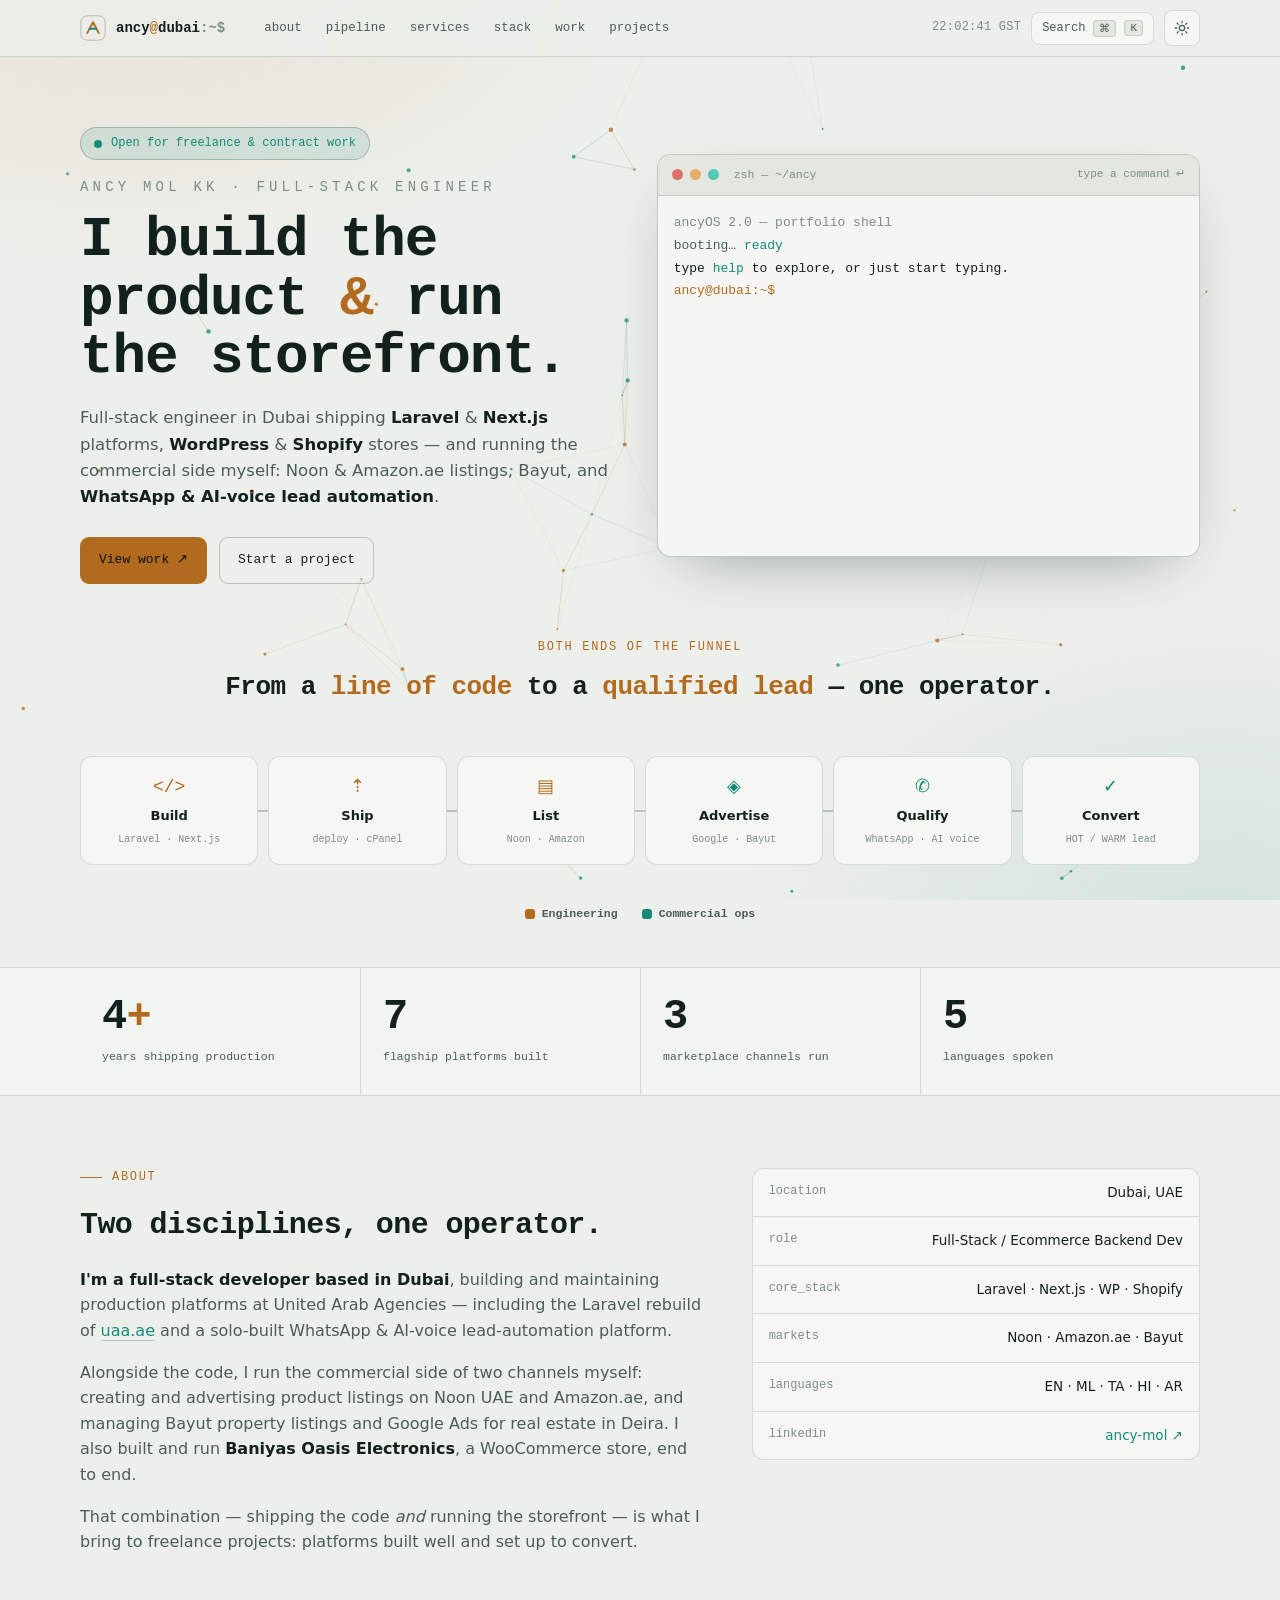
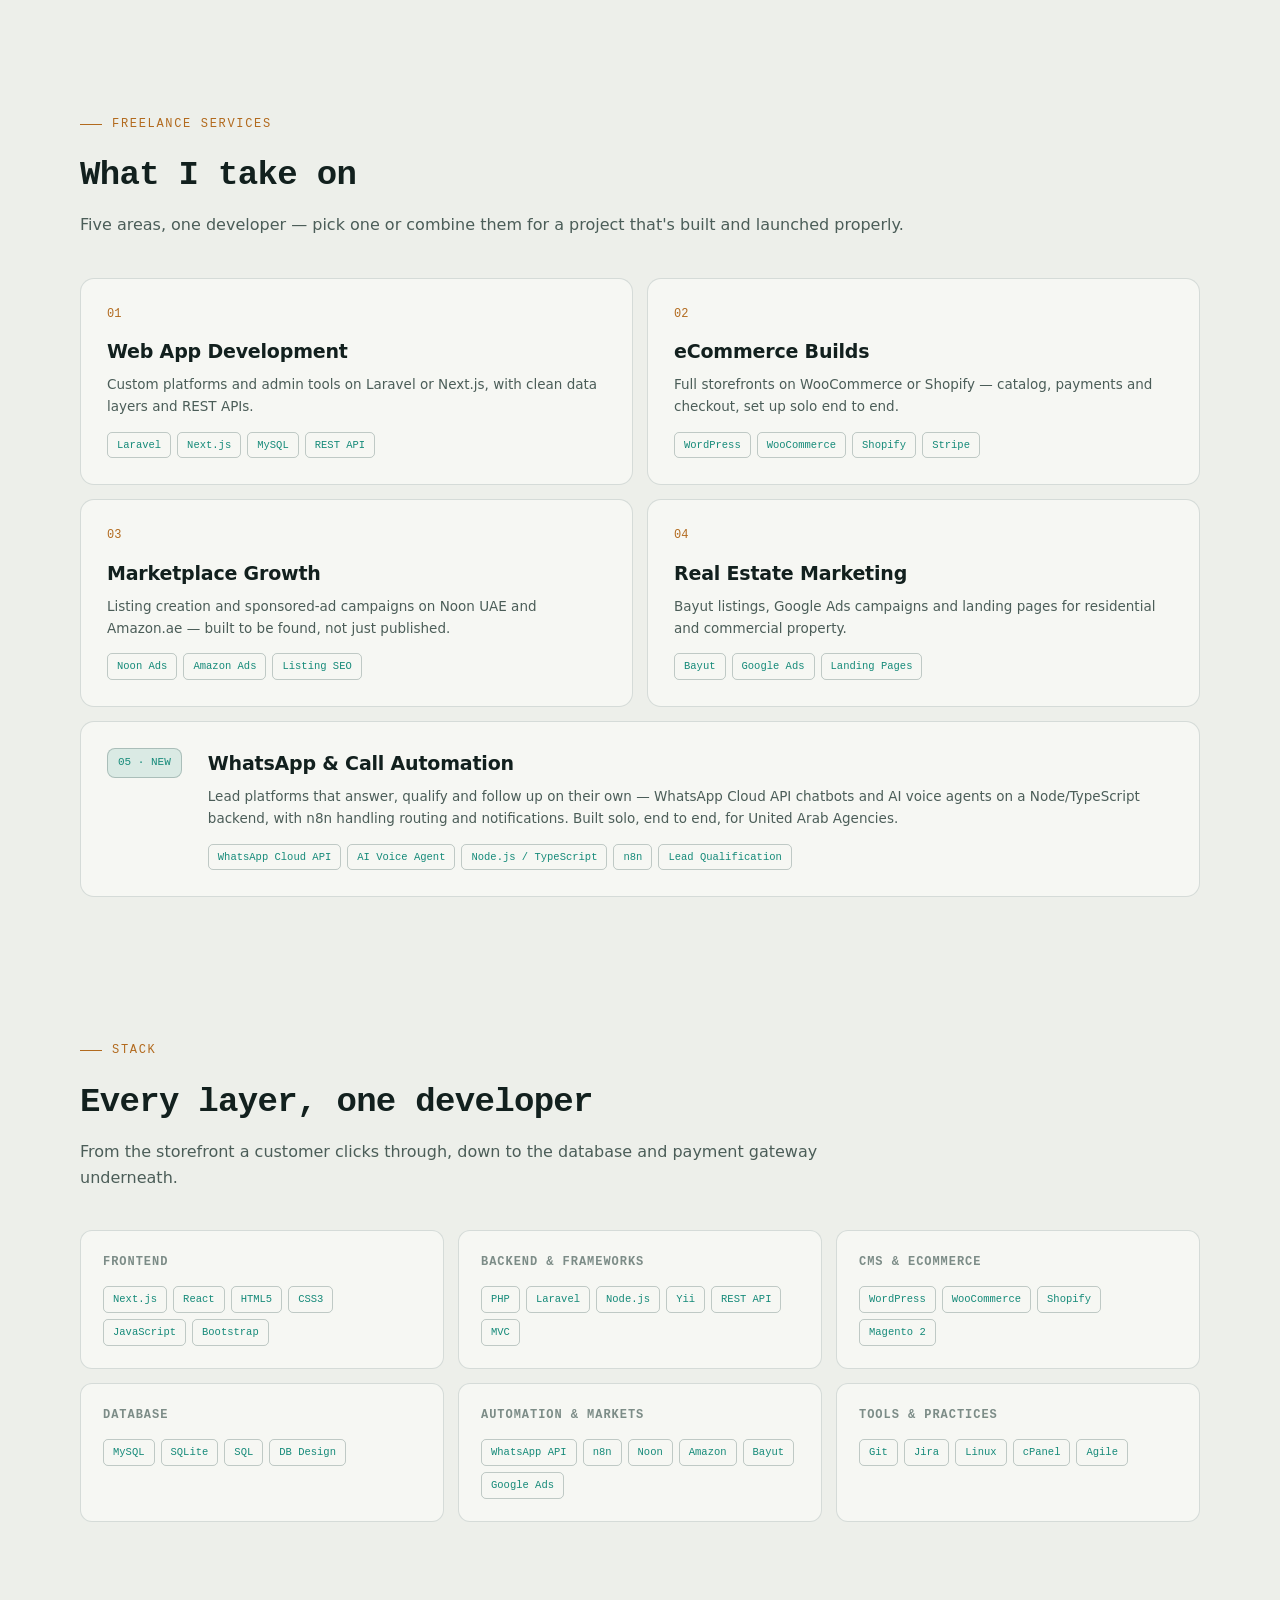
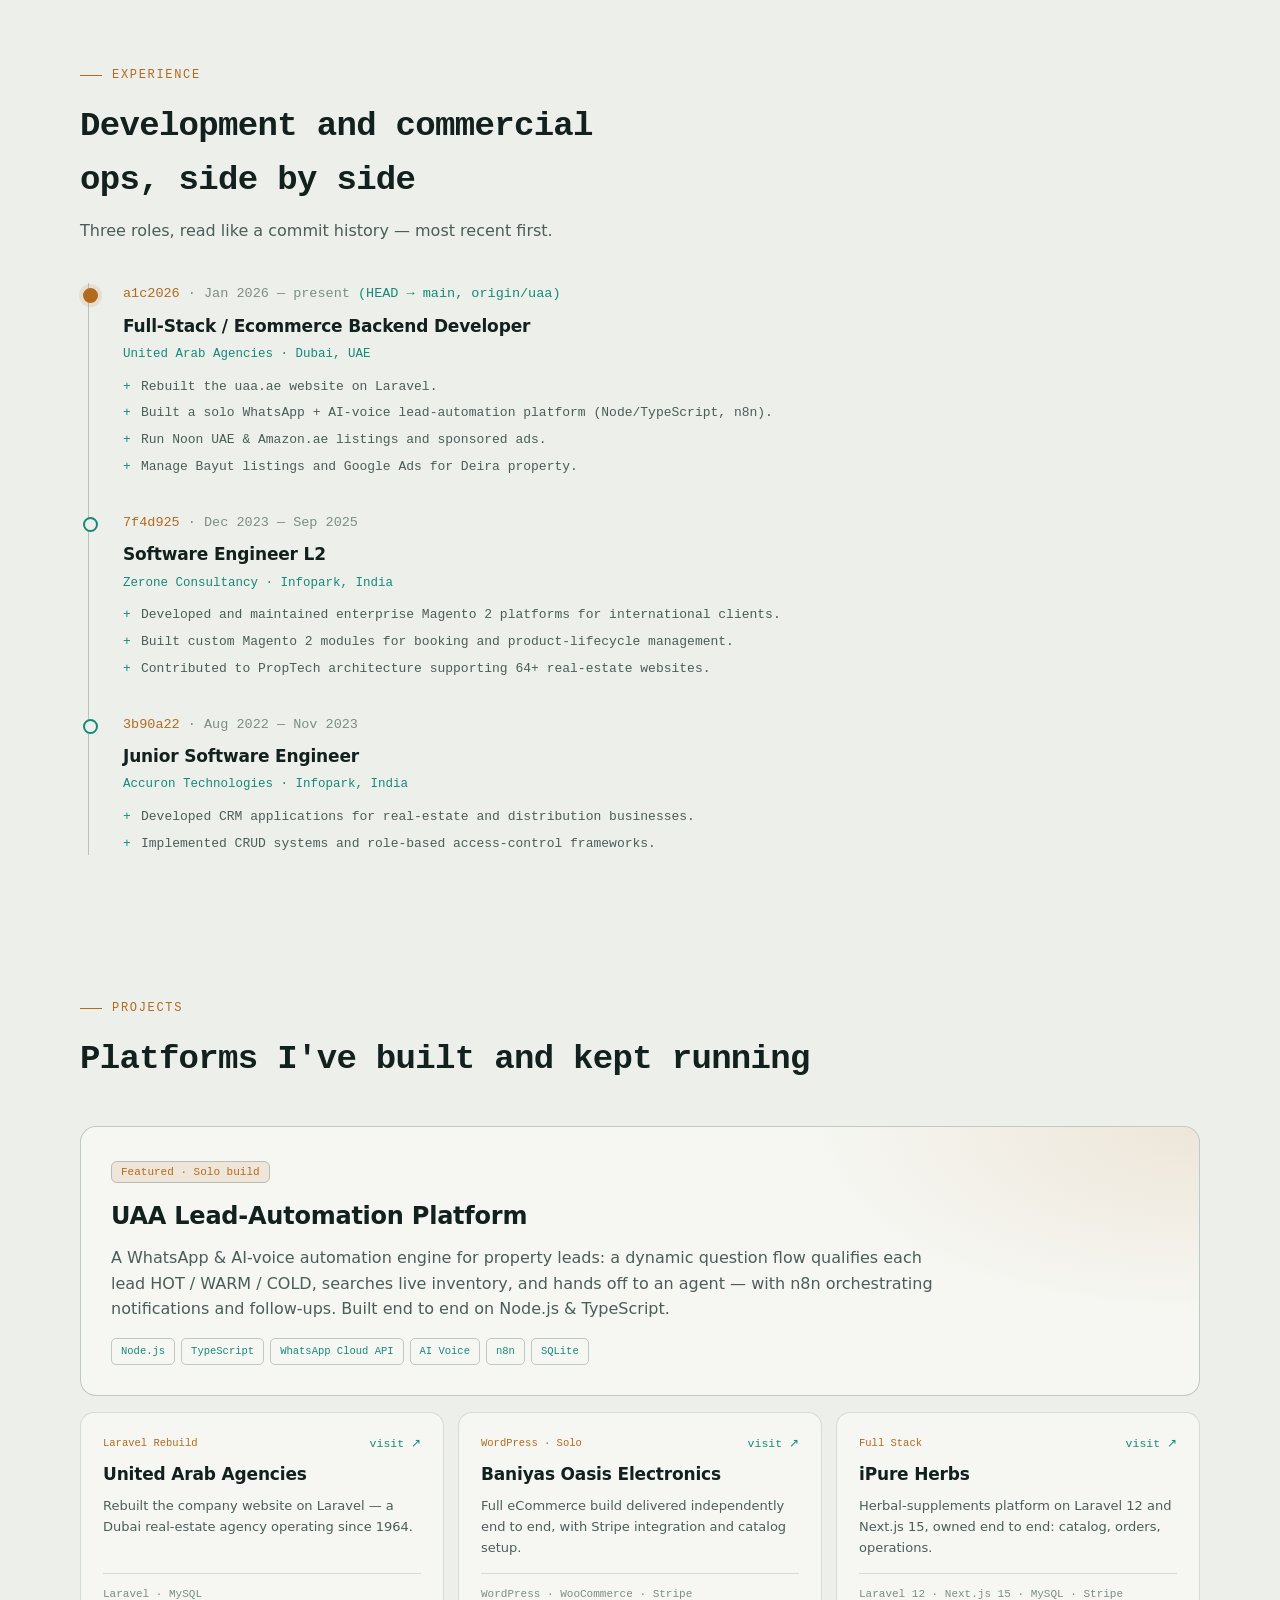
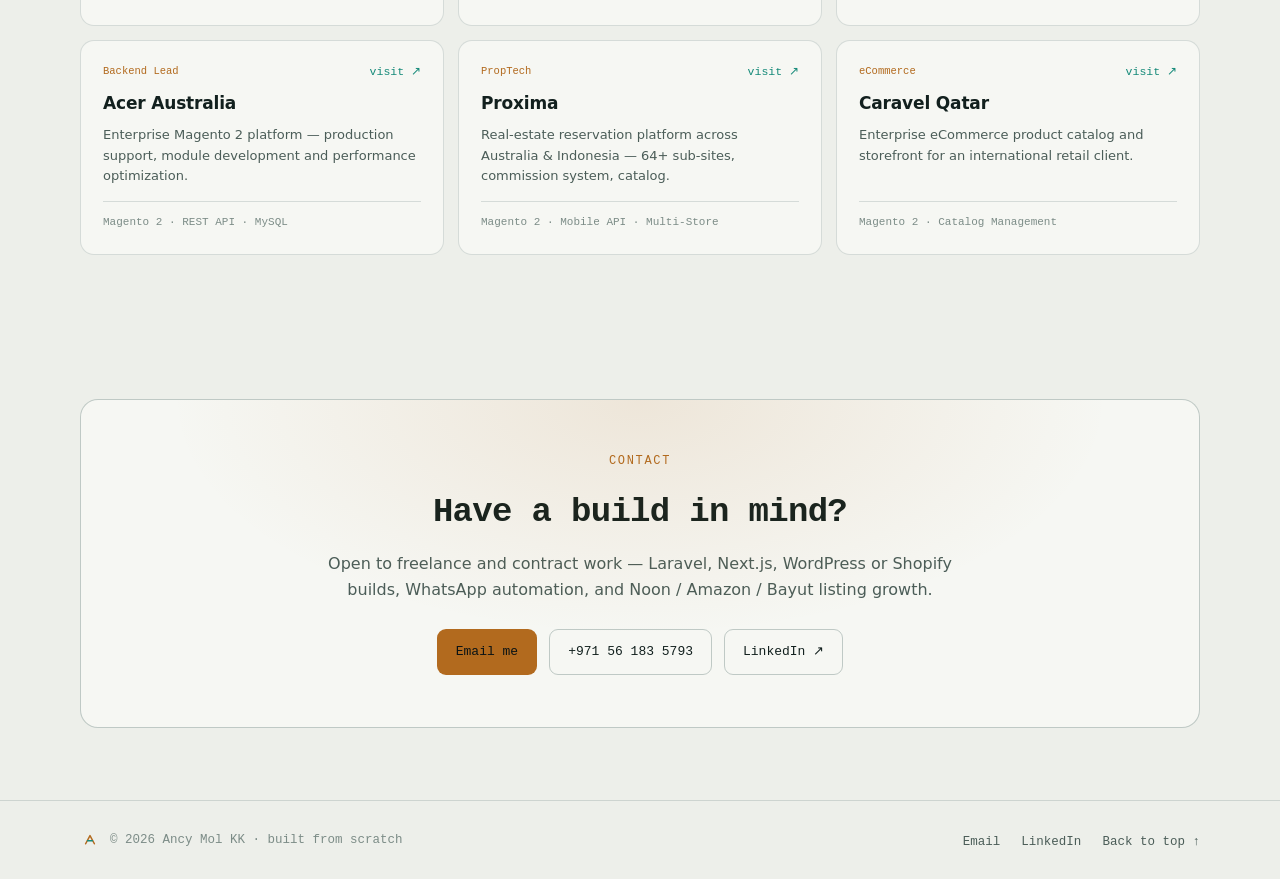
<file: old/index.html>
<!DOCTYPE html>
<html lang="en">
<head>
<meta charset="UTF-8">
<meta name="viewport" content="width=device-width, initial-scale=1.0">
<title>Ancy Mol KK — Full-Stack Engineer, Dubai</title>
<meta name="description" content="Full-stack engineer in Dubai — Laravel, Next.js, WordPress, Shopify — plus WhatsApp & AI-voice automation and Noon, Amazon.ae, Bayut marketplace growth. Open for freelance work.">
<meta name="author" content="Ancy Mol KK">
<link rel="icon" href="data:image/svg+xml,%3Csvg xmlns='http://www.w3.org/2000/svg' viewBox='0 0 32 32'%3E%3Crect x='1' y='1' width='30' height='30' rx='8' fill='%2308110F'/%3E%3Cpath d='M9 22 L16 9 L23 22' stroke='%23E6A95C' stroke-width='2.6' fill='none' stroke-linecap='round' stroke-linejoin='round'/%3E%3Cpath d='M12.2 17 H19.8' stroke='%2345C6B4' stroke-width='2.6' stroke-linecap='round'/%3E%3C/svg%3E">
<meta property="og:type" content="website">
<meta property="og:title" content="Ancy Mol KK — Full-Stack Engineer, Dubai">
<meta property="og:description" content="I build the product and run the storefront — Laravel/Next.js platforms, WordPress/Shopify stores, WhatsApp automation, and marketplace growth.">
</head>
<body>
<style>
  :root{
    --bg:#EDEFEA; --bg2:#F6F7F3; --bg3:#E3E7E0;
    --line:rgba(20,55,50,.14); --line2:rgba(20,55,50,.24);
    --fg:#12201E; --dim:#4B5D58; --faint:#7C8C87;
    --accent:#B26A1E; --accent-2:#158A79;
    --accent-soft:rgba(178,106,30,.12); --teal-soft:rgba(21,138,121,.12);
    --glow-a:rgba(178,106,30,.10); --glow-b:rgba(21,138,121,.12);
    --shadow:0 22px 60px -30px rgba(20,45,40,.5);
    --net-a:178,106,30; --net-b:21,138,121;
    --mono:ui-monospace,"Cascadia Code","SF Mono",Menlo,Consolas,"Liberation Mono",monospace;
    --sans:system-ui,-apple-system,"Segoe UI",Roboto,Helvetica,Arial,sans-serif;
  }
  @media (prefers-color-scheme:dark){
    :root{
      --bg:#08110F; --bg2:#0D1B1B; --bg3:#122626;
      --line:rgba(130,175,168,.14); --line2:rgba(130,175,168,.26);
      --fg:#E9EEEC; --dim:#9DB3AE; --faint:#5F736D;
      --accent:#E6A95C; --accent-2:#45C6B4;
      --accent-soft:rgba(230,169,92,.14); --teal-soft:rgba(69,198,180,.12);
      --glow-a:rgba(230,169,92,.13); --glow-b:rgba(69,198,180,.15);
      --shadow:0 30px 70px -34px rgba(0,0,0,.8);
      --net-a:230,169,92; --net-b:69,198,180;
    }
  }
  :root[data-theme="light"]{
    --bg:#EDEFEA; --bg2:#F6F7F3; --bg3:#E3E7E0;
    --line:rgba(20,55,50,.14); --line2:rgba(20,55,50,.24);
    --fg:#12201E; --dim:#4B5D58; --faint:#7C8C87;
    --accent:#B26A1E; --accent-2:#158A79;
    --accent-soft:rgba(178,106,30,.12); --teal-soft:rgba(21,138,121,.12);
    --glow-a:rgba(178,106,30,.10); --glow-b:rgba(21,138,121,.12);
    --shadow:0 22px 60px -30px rgba(20,45,40,.5);
    --net-a:178,106,30; --net-b:21,138,121;
  }
  :root[data-theme="dark"]{
    --bg:#08110F; --bg2:#0D1B1B; --bg3:#122626;
    --line:rgba(130,175,168,.14); --line2:rgba(130,175,168,.26);
    --fg:#E9EEEC; --dim:#9DB3AE; --faint:#5F736D;
    --accent:#E6A95C; --accent-2:#45C6B4;
    --accent-soft:rgba(230,169,92,.14); --teal-soft:rgba(69,198,180,.12);
    --glow-a:rgba(230,169,92,.13); --glow-b:rgba(69,198,180,.15);
    --shadow:0 30px 70px -34px rgba(0,0,0,.8);
    --net-a:230,169,92; --net-b:69,198,180;
  }

  *{box-sizing:border-box;margin:0;padding:0}
  html{scroll-behavior:smooth}
  body{background:var(--bg);color:var(--fg);font-family:var(--sans);line-height:1.6;
    -webkit-font-smoothing:antialiased;overflow-x:hidden;font-size:16px}
  .app{position:relative;z-index:2}

  #net{position:fixed;inset:0;z-index:0;pointer-events:none}
  .bg{position:fixed;inset:0;z-index:0;pointer-events:none}
  .bg::before{content:"";position:absolute;inset:0;
    background:radial-gradient(60% 50% at 10% -5%,var(--glow-a),transparent 68%),
      radial-gradient(55% 55% at 95% 105%,var(--glow-b),transparent 68%)}
  .spot{position:fixed;width:520px;height:520px;left:0;top:0;z-index:1;pointer-events:none;
    transform:translate(-50%,-50%);border-radius:50%;opacity:0;transition:opacity .3s;
    background:radial-gradient(circle,var(--glow-a),transparent 62%)}

  .progress{position:fixed;top:0;left:0;height:2px;width:0;z-index:60;
    background:linear-gradient(90deg,var(--accent),var(--accent-2));box-shadow:0 0 12px var(--accent-soft)}
  .wrap{width:min(1120px,92vw);margin:0 auto}

  /* menu bar */
  .menubar{position:sticky;top:0;z-index:50;backdrop-filter:blur(14px);
    background:color-mix(in srgb,var(--bg) 80%,transparent);border-bottom:1px solid var(--line)}
  .menubar .wrap{display:flex;align-items:center;gap:20px;height:56px}
  .brand{display:flex;align-items:center;gap:10px;text-decoration:none;color:var(--fg);font-family:var(--mono);font-size:14px;font-weight:600}
  .brand .mk{width:26px;height:26px;flex:none}
  .brand .u{color:var(--accent)} .brand .p{color:var(--faint)}
  .menu-links{display:flex;gap:2px;margin-left:8px}
  .menu-links a{font-family:var(--mono);font-size:12.5px;color:var(--dim);text-decoration:none;padding:7px 11px;border-radius:7px;transition:.18s}
  .menu-links a:hover{color:var(--fg);background:var(--bg3)}
  .mb-right{margin-left:auto;display:flex;align-items:center;gap:10px}
  .clock{font-family:var(--mono);font-size:12px;color:var(--faint);letter-spacing:.02em;font-variant-numeric:tabular-nums}
  .kbtn{display:flex;align-items:center;gap:8px;font-family:var(--mono);font-size:12px;color:var(--dim);
    background:var(--bg2);border:1px solid var(--line);border-radius:8px;padding:7px 10px;cursor:pointer;transition:.18s}
  .kbtn:hover{border-color:var(--accent);color:var(--fg)}
  .kbtn kbd{background:var(--bg3);border:1px solid var(--line);border-radius:4px;padding:1px 5px;font:inherit;font-size:11px}
  .icon-btn{width:36px;height:36px;display:grid;place-items:center;background:var(--bg2);border:1px solid var(--line);border-radius:8px;cursor:pointer;color:var(--dim);transition:.18s}
  .icon-btn:hover{border-color:var(--accent);color:var(--accent)}
  .icon-btn svg{width:16px;height:16px}
  @media(max-width:900px){.menu-links,.clock{display:none}.kbtn .lbl{display:none}}

  /* hero */
  .hero{padding:70px 0 34px}
  .hero .wrap{display:grid;grid-template-columns:1fr 1.02fr;gap:44px;align-items:center}
  .status{display:inline-flex;align-items:center;gap:9px;font-family:var(--mono);font-size:12px;
    color:var(--accent-2);border:1px solid var(--line2);border-radius:100px;padding:6px 13px;background:var(--teal-soft)}
  .status .dot{width:8px;height:8px;border-radius:50%;background:var(--accent-2);animation:pulse 2.4s infinite}
  @keyframes pulse{0%{box-shadow:0 0 0 0 color-mix(in srgb,var(--accent-2) 60%,transparent)}70%{box-shadow:0 0 0 9px transparent}100%{box-shadow:0 0 0 0 transparent}}
  .hero h1{font-family:var(--mono);font-weight:600;letter-spacing:-.02em;line-height:1.05;
    font-size:clamp(33px,5vw,56px);margin:20px 0 8px;text-wrap:balance}
  .hero h1 .name{display:block;font-size:clamp(12px,1.4vw,14px);letter-spacing:.3em;text-transform:uppercase;color:var(--faint);margin-bottom:16px;font-weight:500}
  .hero h1 .amp{color:var(--accent)}
  .lead{color:var(--dim);font-size:clamp(15px,1.6vw,16.5px);max-width:34em;margin-top:18px}
  .lead b{color:var(--fg);font-weight:600}
  .cta{display:flex;flex-wrap:wrap;gap:12px;margin-top:26px}
  .btn{font-family:var(--mono);font-size:13px;text-decoration:none;padding:12px 18px;border-radius:9px;
    display:inline-flex;align-items:center;gap:8px;transition:.2s;border:1px solid transparent;cursor:pointer}
  .btn-primary{background:var(--accent);color:#0A1315}
  .btn-primary:hover{transform:translateY(-2px);box-shadow:0 12px 28px -12px var(--accent)}
  .btn-ghost{border-color:var(--line2);color:var(--fg);background:transparent}
  .btn-ghost:hover{border-color:var(--accent);color:var(--accent)}
  :root[data-theme="dark"] .btn-primary{color:#08110F}
  @media (prefers-color-scheme:dark){:root:not([data-theme="light"]) .btn-primary{color:#08110F}}
  :root[data-theme="light"] .btn-primary{color:#FDFBF6}

  /* interactive terminal */
  .term{background:color-mix(in srgb,var(--bg2) 92%,transparent);border:1px solid var(--line2);border-radius:14px;
    overflow:hidden;box-shadow:var(--shadow);backdrop-filter:blur(6px);cursor:text}
  .term-bar{display:flex;align-items:center;gap:7px;padding:11px 14px;border-bottom:1px solid var(--line);background:var(--bg3)}
  .term-bar i{width:11px;height:11px;border-radius:50%;background:var(--faint);opacity:.5}
  .term-bar i:nth-child(1){background:#E0645E;opacity:.9}
  .term-bar i:nth-child(2){background:#E6A95C;opacity:.9}
  .term-bar i:nth-child(3){background:#45C6B4;opacity:.9}
  .term-bar .tt{margin-left:8px;font-family:var(--mono);font-size:11.5px;color:var(--faint)}
  .term-bar .hint{margin-left:auto;font-family:var(--mono);font-size:11px;color:var(--faint)}
  .term-body{font-family:var(--mono);font-size:13px;line-height:1.75;padding:16px 16px 14px;height:360px;overflow-y:auto}
  .term-body::-webkit-scrollbar{width:8px}
  .term-body::-webkit-scrollbar-thumb{background:var(--line2);border-radius:4px}
  .term-body .ln{white-space:pre-wrap;word-break:break-word}
  .pr{color:var(--accent)} .ok{color:var(--accent-2)} .cm{color:var(--fg)} .out{color:var(--dim)}
  .warn{color:#E6A95C} .key{color:var(--accent-2)} .mut{color:var(--faint)}
  .term-body a{color:var(--accent-2);text-decoration:none;border-bottom:1px solid var(--line2)}
  .inputline{display:flex;align-items:center;gap:6px}
  .inputline .pr{flex:none}
  .cmdin{flex:1;background:transparent;border:none;outline:none;color:var(--fg);font-family:var(--mono);font-size:13px;caret-color:var(--accent)}
  .cursor{display:inline-block;width:8px;height:15px;background:var(--accent);vertical-align:-2px;animation:blink 1s steps(1) infinite}
  @keyframes blink{50%{opacity:0}}

  /* pipeline signature */
  .pipe-sec{padding:20px 0 44px}
  .pipe-head{text-align:center;margin-bottom:26px}
  .pipe-head .eyebrow{justify-content:center}.pipe-head .eyebrow::before{display:none}
  .pipe-head h2{font-family:var(--mono);font-size:clamp(20px,2.6vw,26px);font-weight:600;letter-spacing:-.02em;margin-top:10px}
  .pipe-head span.b{color:var(--accent)}
  .pipe{position:relative;display:grid;grid-template-columns:repeat(6,1fr);gap:10px;padding:22px 0}
  .pipe::before{content:"";position:absolute;left:5%;right:5%;top:50%;height:2px;transform:translateY(-50%);
    background:linear-gradient(90deg,var(--line2),var(--line2))}
  .pipe .flow{content:"";position:absolute;left:5%;top:50%;width:70px;height:2px;transform:translateY(-50%);
    background:linear-gradient(90deg,transparent,var(--accent),transparent);filter:blur(.3px);
    animation:flow 3.2s linear infinite}
  .pipe .flow.f2{animation-delay:1.06s;background:linear-gradient(90deg,transparent,var(--accent-2),transparent)}
  .pipe .flow.f3{animation-delay:2.13s}
  @keyframes flow{0%{left:5%;opacity:0}8%{opacity:1}92%{opacity:1}100%{left:calc(95% - 70px);opacity:0}}
  .node{position:relative;z-index:1;background:var(--bg2);border:1px solid var(--line);border-radius:12px;padding:16px 10px;text-align:center;transition:.25s}
  .node:hover{border-color:var(--accent);transform:translateY(-4px)}
  .node .g{font-family:var(--mono);font-size:18px;color:var(--accent);display:block}
  .node .t{font-size:13px;font-weight:600;margin-top:8px}
  .node .s{font-family:var(--mono);font-size:10px;color:var(--faint);margin-top:4px;display:block}
  .node.dev .g{color:var(--accent)} .node.comm .g{color:var(--accent-2)}
  .pipe-legend{display:flex;justify-content:center;gap:24px;margin-top:18px;font-family:var(--mono);font-size:11.5px;color:var(--dim);flex-wrap:wrap}
  .pipe-legend b{display:inline-flex;align-items:center;gap:7px}
  .pipe-legend .sw{width:10px;height:10px;border-radius:3px}
  @media(max-width:760px){.pipe{grid-template-columns:1fr 1fr 1fr}.pipe::before,.pipe .flow{display:none}}
  @media(max-width:420px){.pipe{grid-template-columns:1fr 1fr}}

  /* sections */
  section{padding:72px 0}
  .eyebrow{font-family:var(--mono);font-size:12px;color:var(--accent);letter-spacing:.14em;text-transform:uppercase;display:flex;align-items:center;gap:10px}
  .eyebrow::before{content:"";width:22px;height:1px;background:var(--accent)}
  .s-head{margin-bottom:40px;max-width:52em}
  .s-head h2{font-family:var(--mono);font-size:clamp(24px,3.4vw,34px);font-weight:600;letter-spacing:-.02em;margin:14px 0 10px;text-wrap:balance}
  .s-head p{color:var(--dim)}

  .impact{border-top:1px solid var(--line);border-bottom:1px solid var(--line);background:color-mix(in srgb,var(--bg2) 55%,transparent)}
  .impact .wrap{display:grid;grid-template-columns:repeat(4,1fr)}
  .stat{padding:28px 22px;border-left:1px solid var(--line)}
  .stat:first-child{border-left:none}
  .stat .n{font-family:var(--mono);font-size:clamp(28px,4vw,42px);font-weight:600;line-height:1;letter-spacing:-.02em}
  .stat .n .s{color:var(--accent)}
  .stat .l{font-family:var(--mono);font-size:11.5px;color:var(--dim);margin-top:10px}
  @media(max-width:720px){.impact .wrap{grid-template-columns:1fr 1fr}.stat:nth-child(3){border-left:none}}

  .about{display:grid;grid-template-columns:1.4fr 1fr;gap:44px}
  .about p{color:var(--dim);margin-bottom:16px;max-width:42em}
  .about p b{color:var(--fg)}
  .about a.inl{color:var(--accent-2);text-decoration:none;border-bottom:1px solid var(--line2)}
  .facts{list-style:none;border:1px solid var(--line);border-radius:12px;overflow:hidden;align-self:start;background:var(--bg2)}
  .facts li{display:flex;justify-content:space-between;gap:16px;padding:13px 16px;border-bottom:1px solid var(--line);font-size:13.5px}
  .facts li:last-child{border-bottom:none}
  .facts .k{font-family:var(--mono);color:var(--faint);font-size:12px}
  .facts .v{color:var(--fg);text-align:right}
  .facts .v a{color:var(--accent-2);text-decoration:none}

  .svc{display:grid;grid-template-columns:repeat(2,1fr);gap:14px}
  .card{background:var(--bg2);border:1px solid var(--line);border-radius:14px;padding:26px;position:relative;overflow:hidden;transition:.25s}
  .card:hover{border-color:var(--line2);transform:translateY(-3px)}
  .card .num{font-family:var(--mono);font-size:12px;color:var(--accent)}
  .card h3{font-size:19px;margin:12px 0 8px;letter-spacing:-.01em}
  .card p{color:var(--dim);font-size:13.5px;margin-bottom:14px}
  .svc-wide{grid-column:1/-1;display:grid;grid-template-columns:auto 1fr;gap:26px;align-items:center}
  .svc-wide .badge{font-family:var(--mono);font-size:11px;color:var(--accent-2);border:1px solid var(--line2);border-radius:8px;padding:5px 10px;background:var(--teal-soft);white-space:nowrap;align-self:start}
  @media(max-width:640px){.svc-wide{grid-template-columns:1fr}}
  .tags{display:flex;flex-wrap:wrap;gap:6px}
  .tags span{font-family:var(--mono);font-size:10.5px;color:var(--accent-2);border:1px solid var(--line2);padding:4px 9px;border-radius:5px}

  .stack{display:grid;grid-template-columns:repeat(3,1fr);gap:14px}
  .st{background:var(--bg2);border:1px solid var(--line);border-radius:12px;padding:22px}
  .st h4{font-family:var(--mono);font-size:12px;color:var(--faint);letter-spacing:.08em;text-transform:uppercase;margin-bottom:14px}
  @media(max-width:760px){.stack{grid-template-columns:1fr 1fr}}
  @media(max-width:480px){.stack{grid-template-columns:1fr}.svc{grid-template-columns:1fr}}

  .log{font-family:var(--mono);font-size:13.5px;border-left:1px solid var(--line2);margin-left:8px}
  .commit{position:relative;padding:0 0 34px 34px}
  .commit:last-child{padding-bottom:0}
  .commit::before{content:"";position:absolute;left:-6px;top:5px;width:11px;height:11px;border-radius:50%;background:var(--bg);border:2px solid var(--accent-2)}
  .commit.head::before{background:var(--accent);border-color:var(--accent);box-shadow:0 0 0 4px var(--accent-soft)}
  .c-line{color:var(--faint)} .c-line .hash{color:var(--accent)} .c-line .ref{color:var(--accent-2)}
  .commit h3{font-family:var(--sans);font-size:17px;margin:8px 0 3px;letter-spacing:-.01em}
  .commit .co{color:var(--accent-2);font-size:12.5px}
  .commit ul{list-style:none;margin-top:12px;display:grid;gap:6px}
  .commit li{color:var(--dim);font-size:13px;padding-left:18px;position:relative}
  .commit li::before{content:"+";position:absolute;left:0;color:var(--accent-2);font-family:var(--mono)}

  .feat{background:var(--bg2);border:1px solid var(--line2);border-radius:16px;padding:30px;margin-bottom:16px;position:relative;overflow:hidden}
  .feat::before{content:"";position:absolute;inset:0;background:radial-gradient(60% 120% at 100% 0%,var(--accent-soft),transparent 60%);pointer-events:none}
  .feat .tag{font-family:var(--mono);font-size:11px;color:var(--accent);border:1px solid var(--line2);border-radius:6px;padding:4px 9px;background:var(--accent-soft)}
  .feat h3{font-size:24px;margin:14px 0 10px;letter-spacing:-.01em}
  .feat p{color:var(--dim);max-width:52em;margin-bottom:16px}
  .proj{display:grid;grid-template-columns:repeat(3,1fr);gap:14px}
  .pc{background:var(--bg2);border:1px solid var(--line);border-radius:14px;padding:22px;display:flex;flex-direction:column;transition:.25s}
  .pc:hover{border-color:var(--accent);transform:translateY(-3px)}
  .pc .pt{display:flex;justify-content:space-between;align-items:flex-start;gap:12px}
  .pc .tag{font-family:var(--mono);font-size:10.5px;color:var(--accent)}
  .pc h3{font-size:17px;margin:8px 0 8px;letter-spacing:-.01em}
  .pc p{color:var(--dim);font-size:13px;flex:1;margin-bottom:14px}
  .pc .sl{font-family:var(--mono);font-size:11px;color:var(--faint);border-top:1px solid var(--line);padding-top:12px}
  .visit{font-family:var(--mono);font-size:11.5px;color:var(--accent-2);text-decoration:none;white-space:nowrap}
  .visit:hover{color:var(--accent)}
  @media(max-width:820px){.proj{grid-template-columns:1fr 1fr}}
  @media(max-width:540px){.proj{grid-template-columns:1fr}.about{grid-template-columns:1fr}.hero .wrap{grid-template-columns:1fr;gap:32px}}

  .contact{text-align:center;background:var(--bg2);border:1px solid var(--line2);border-radius:18px;padding:52px 30px;position:relative;overflow:hidden}
  .contact::before{content:"";position:absolute;inset:0;background:radial-gradient(70% 120% at 50% 0%,var(--accent-soft),transparent 60%);pointer-events:none}
  .contact .eyebrow{justify-content:center}.contact .eyebrow::before{display:none}
  .contact h2{font-family:var(--mono);font-size:clamp(24px,3.6vw,34px);margin:14px 0 12px;letter-spacing:-.02em}
  .contact p{color:var(--dim);max-width:40em;margin:0 auto 26px}
  .contact .cta{justify-content:center}

  footer{border-top:1px solid var(--line);padding:26px 0}
  footer .wrap{display:flex;justify-content:space-between;align-items:center;gap:16px;flex-wrap:wrap}
  footer .fb{font-family:var(--mono);font-size:12.5px;color:var(--faint);display:flex;align-items:center;gap:10px}
  footer a{color:var(--dim);text-decoration:none;font-family:var(--mono);font-size:12.5px;margin-left:16px}
  footer a:hover{color:var(--accent)}

  .reveal{opacity:0;transform:translateY(18px);transition:opacity .6s cubic-bezier(.2,.7,.2,1),transform .6s cubic-bezier(.2,.7,.2,1)}
  .reveal.in{opacity:1;transform:none}

  .cmdk{position:fixed;inset:0;z-index:100;display:none;align-items:flex-start;justify-content:center;padding-top:14vh;
    background:color-mix(in srgb,#000 55%,transparent);backdrop-filter:blur(4px)}
  .cmdk.open{display:flex}
  .palette{width:min(560px,92vw);background:var(--bg2);border:1px solid var(--line2);border-radius:14px;overflow:hidden;box-shadow:var(--shadow);animation:pop .18s ease}
  @keyframes pop{from{transform:translateY(-8px) scale(.98);opacity:0}to{transform:none;opacity:1}}
  .palette input{width:100%;border:none;outline:none;background:transparent;color:var(--fg);font-family:var(--mono);font-size:15px;padding:18px;border-bottom:1px solid var(--line)}
  .palette input::placeholder{color:var(--faint)}
  .plist{max-height:52vh;overflow:auto;padding:8px}
  .pgroup{font-family:var(--mono);font-size:10.5px;color:var(--faint);letter-spacing:.1em;text-transform:uppercase;padding:10px 12px 6px}
  .pitem{display:flex;align-items:center;gap:12px;padding:11px 12px;border-radius:9px;cursor:pointer;font-size:14px}
  .pitem .pi-ic{width:26px;height:26px;flex:none;display:grid;place-items:center;border-radius:7px;background:var(--bg3);color:var(--accent);font-family:var(--mono);font-size:13px}
  .pitem .pi-sub{margin-left:auto;font-family:var(--mono);font-size:11px;color:var(--faint)}
  .pitem.sel,.pitem:hover{background:var(--accent-soft)}
  .pfoot{display:flex;gap:16px;padding:10px 14px;border-top:1px solid var(--line);font-family:var(--mono);font-size:11px;color:var(--faint)}
  .pfoot kbd{background:var(--bg3);border:1px solid var(--line);border-radius:4px;padding:1px 5px}

  @media (prefers-reduced-motion:reduce){
    *{animation:none!important;transition:none!important;scroll-behavior:auto!important}
    .reveal{opacity:1;transform:none}.spot{display:none}.pipe .flow{display:none}
  }
</style>

<canvas id="net"></canvas>
<div class="bg"></div>
<div class="spot" id="spot"></div>
<div class="progress" id="progress"></div>

<div class="app">
  <header class="menubar">
    <div class="wrap">
      <a href="#top" class="brand">
        <svg class="mk" viewBox="0 0 32 32" fill="none" aria-hidden="true">
          <rect x="1" y="1" width="30" height="30" rx="8" stroke="currentColor" stroke-opacity=".3"/>
          <path d="M9 22 L16 9 L23 22" stroke="var(--accent)" stroke-width="2.4" stroke-linecap="round" stroke-linejoin="round"/>
          <path d="M12.2 17 H19.8" stroke="var(--accent-2)" stroke-width="2.4" stroke-linecap="round"/>
        </svg>
        <span>ancy<span class="u">@</span>dubai<span class="p">:~$</span></span>
      </a>
      <nav class="menu-links">
        <a href="#about">about</a><a href="#pipeline">pipeline</a><a href="#services">services</a>
        <a href="#stack">stack</a><a href="#work">work</a><a href="#projects">projects</a>
      </nav>
      <div class="mb-right">
        <span class="clock" id="clock">--:--:-- GST</span>
        <button class="kbtn" id="openK"><span class="lbl">Search</span> <kbd>⌘</kbd><kbd>K</kbd></button>
        <button class="icon-btn" id="themeBtn" aria-label="Toggle theme" title="Toggle theme">
          <svg viewBox="0 0 24 24" fill="none" stroke="currentColor" stroke-width="2" stroke-linecap="round"><circle cx="12" cy="12" r="4"/><path d="M12 2v2M12 20v2M4.9 4.9l1.4 1.4M17.7 17.7l1.4 1.4M2 12h2M20 12h2M4.9 19.1l1.4-1.4M17.7 6.3l1.4-1.4"/></svg>
        </button>
      </div>
    </div>
  </header>

  <header class="hero" id="top">
    <div class="wrap">
      <div>
        <span class="status"><span class="dot"></span>Open for freelance &amp; contract work</span>
        <h1><span class="name">Ancy Mol KK · Full-Stack Engineer</span>I build the product <span class="amp">&amp;</span> run the storefront.</h1>
        <p class="lead">Full-stack engineer in Dubai shipping <b>Laravel</b> &amp; <b>Next.js</b> platforms, <b>WordPress</b> &amp; <b>Shopify</b> stores — and running the commercial side myself: Noon &amp; Amazon.ae listings, Bayut, and <b>WhatsApp &amp; AI-voice lead automation</b>.</p>
        <div class="cta">
          <a href="#projects" class="btn btn-primary">View work ↗</a>
          <a href="#contact" class="btn btn-ghost">Start a project</a>
        </div>
      </div>
      <div>
        <div class="term" id="termWrap">
          <div class="term-bar"><i></i><i></i><i></i><span class="tt">zsh — ~/ancy</span><span class="hint">type a command ↵</span></div>
          <div class="term-body" id="term"></div>
        </div>
      </div>
    </div>
  </header>

  <section class="pipe-sec" id="pipeline">
    <div class="wrap">
      <div class="pipe-head reveal">
        <div class="eyebrow">Both ends of the funnel</div>
        <h2>From a <span class="b">line of code</span> to a <span class="b">qualified lead</span> — one operator.</h2>
      </div>
      <div class="pipe reveal">
        <div class="flow"></div><div class="flow f2"></div><div class="flow f3"></div>
        <div class="node dev"><span class="g">&lt;/&gt;</span><span class="t">Build</span><span class="s">Laravel · Next.js</span></div>
        <div class="node dev"><span class="g">⇡</span><span class="t">Ship</span><span class="s">deploy · cPanel</span></div>
        <div class="node dev"><span class="g">▤</span><span class="t">List</span><span class="s">Noon · Amazon</span></div>
        <div class="node comm"><span class="g">◈</span><span class="t">Advertise</span><span class="s">Google · Bayut</span></div>
        <div class="node comm"><span class="g">✆</span><span class="t">Qualify</span><span class="s">WhatsApp · AI voice</span></div>
        <div class="node comm"><span class="g">✓</span><span class="t">Convert</span><span class="s">HOT / WARM lead</span></div>
      </div>
      <div class="pipe-legend reveal">
        <b><span class="sw" style="background:var(--accent)"></span> Engineering</b>
        <b><span class="sw" style="background:var(--accent-2)"></span> Commercial ops</b>
      </div>
    </div>
  </section>

  <div class="impact">
    <div class="wrap" id="stats">
      <div class="stat"><div class="n"><span data-count="4">0</span><span class="s">+</span></div><div class="l">years shipping production</div></div>
      <div class="stat"><div class="n"><span data-count="7">0</span></div><div class="l">flagship platforms built</div></div>
      <div class="stat"><div class="n"><span data-count="3">0</span></div><div class="l">marketplace channels run</div></div>
      <div class="stat"><div class="n"><span data-count="5">0</span></div><div class="l">languages spoken</div></div>
    </div>
  </div>

  <main>
    <section id="about">
      <div class="wrap">
        <div class="about reveal">
          <div>
            <div class="eyebrow">About</div>
            <h2 style="font-family:var(--mono);font-size:clamp(22px,3vw,30px);font-weight:600;letter-spacing:-.02em;margin:14px 0 18px;">Two disciplines, one operator.</h2>
            <p><b>I'm a full-stack developer based in Dubai</b>, building and maintaining production platforms at United Arab Agencies — including the Laravel rebuild of <a class="inl" href="https://uaa.ae/" target="_blank" rel="noopener">uaa.ae</a> and a solo-built WhatsApp &amp; AI-voice lead-automation platform.</p>
            <p>Alongside the code, I run the commercial side of two channels myself: creating and advertising product listings on Noon UAE and Amazon.ae, and managing Bayut property listings and Google Ads for real estate in Deira. I also built and run <b>Baniyas Oasis Electronics</b>, a WooCommerce store, end to end.</p>
            <p>That combination — shipping the code <em>and</em> running the storefront — is what I bring to freelance projects: platforms built well and set up to convert.</p>
          </div>
          <ul class="facts">
            <li><span class="k">location</span><span class="v">Dubai, UAE</span></li>
            <li><span class="k">role</span><span class="v">Full-Stack / Ecommerce Backend Dev</span></li>
            <li><span class="k">core_stack</span><span class="v">Laravel · Next.js · WP · Shopify</span></li>
            <li><span class="k">markets</span><span class="v">Noon · Amazon.ae · Bayut</span></li>
            <li><span class="k">languages</span><span class="v">EN · ML · TA · HI · AR</span></li>
            <li><span class="k">linkedin</span><span class="v"><a href="https://www.linkedin.com/in/ancy-mol-31ba11220" target="_blank" rel="noopener">ancy-mol ↗</a></span></li>
          </ul>
        </div>
      </div>
    </section>

    <section id="services">
      <div class="wrap">
        <div class="s-head reveal">
          <div class="eyebrow">Freelance Services</div>
          <h2>What I take on</h2>
          <p>Five areas, one developer — pick one or combine them for a project that's built and launched properly.</p>
        </div>
        <div class="svc">
          <div class="card reveal"><div class="num">01</div><h3>Web App Development</h3><p>Custom platforms and admin tools on Laravel or Next.js, with clean data layers and REST APIs.</p><div class="tags"><span>Laravel</span><span>Next.js</span><span>MySQL</span><span>REST API</span></div></div>
          <div class="card reveal"><div class="num">02</div><h3>eCommerce Builds</h3><p>Full storefronts on WooCommerce or Shopify — catalog, payments and checkout, set up solo end to end.</p><div class="tags"><span>WordPress</span><span>WooCommerce</span><span>Shopify</span><span>Stripe</span></div></div>
          <div class="card reveal"><div class="num">03</div><h3>Marketplace Growth</h3><p>Listing creation and sponsored-ad campaigns on Noon UAE and Amazon.ae — built to be found, not just published.</p><div class="tags"><span>Noon Ads</span><span>Amazon Ads</span><span>Listing SEO</span></div></div>
          <div class="card reveal"><div class="num">04</div><h3>Real Estate Marketing</h3><p>Bayut listings, Google Ads campaigns and landing pages for residential and commercial property.</p><div class="tags"><span>Bayut</span><span>Google Ads</span><span>Landing Pages</span></div></div>
          <div class="card svc-wide reveal">
            <span class="badge">05 · NEW</span>
            <div>
              <h3 style="margin-top:0">WhatsApp &amp; Call Automation</h3>
              <p>Lead platforms that answer, qualify and follow up on their own — WhatsApp Cloud API chatbots and AI voice agents on a Node/TypeScript backend, with n8n handling routing and notifications. Built solo, end to end, for United Arab Agencies.</p>
              <div class="tags"><span>WhatsApp Cloud API</span><span>AI Voice Agent</span><span>Node.js / TypeScript</span><span>n8n</span><span>Lead Qualification</span></div>
            </div>
          </div>
        </div>
      </div>
    </section>

    <section id="stack">
      <div class="wrap">
        <div class="s-head reveal">
          <div class="eyebrow">Stack</div>
          <h2>Every layer, one developer</h2>
          <p>From the storefront a customer clicks through, down to the database and payment gateway underneath.</p>
        </div>
        <div class="stack">
          <div class="st reveal"><h4>Frontend</h4><div class="tags"><span>Next.js</span><span>React</span><span>HTML5</span><span>CSS3</span><span>JavaScript</span><span>Bootstrap</span></div></div>
          <div class="st reveal"><h4>Backend &amp; Frameworks</h4><div class="tags"><span>PHP</span><span>Laravel</span><span>Node.js</span><span>Yii</span><span>REST API</span><span>MVC</span></div></div>
          <div class="st reveal"><h4>CMS &amp; eCommerce</h4><div class="tags"><span>WordPress</span><span>WooCommerce</span><span>Shopify</span><span>Magento 2</span></div></div>
          <div class="st reveal"><h4>Database</h4><div class="tags"><span>MySQL</span><span>SQLite</span><span>SQL</span><span>DB Design</span></div></div>
          <div class="st reveal"><h4>Automation &amp; Markets</h4><div class="tags"><span>WhatsApp API</span><span>n8n</span><span>Noon</span><span>Amazon</span><span>Bayut</span><span>Google Ads</span></div></div>
          <div class="st reveal"><h4>Tools &amp; Practices</h4><div class="tags"><span>Git</span><span>Jira</span><span>Linux</span><span>cPanel</span><span>Agile</span></div></div>
        </div>
      </div>
    </section>

    <section id="work">
      <div class="wrap">
        <div class="s-head reveal">
          <div class="eyebrow">Experience</div>
          <h2>Development and commercial ops, side by side</h2>
          <p>Three roles, read like a commit history — most recent first.</p>
        </div>
        <div class="log reveal">
          <div class="commit head">
            <div class="c-line"><span class="hash">a1c2026</span> · Jan 2026 — present <span class="ref">(HEAD → main, origin/uaa)</span></div>
            <h3>Full-Stack / Ecommerce Backend Developer</h3>
            <span class="co">United Arab Agencies · Dubai, UAE</span>
            <ul>
              <li>Rebuilt the uaa.ae website on Laravel.</li>
              <li>Built a solo WhatsApp + AI-voice lead-automation platform (Node/TypeScript, n8n).</li>
              <li>Run Noon UAE &amp; Amazon.ae listings and sponsored ads.</li>
              <li>Manage Bayut listings and Google Ads for Deira property.</li>
            </ul>
          </div>
          <div class="commit">
            <div class="c-line"><span class="hash">7f4d925</span> · Dec 2023 — Sep 2025</div>
            <h3>Software Engineer L2</h3>
            <span class="co">Zerone Consultancy · Infopark, India</span>
            <ul>
              <li>Developed and maintained enterprise Magento 2 platforms for international clients.</li>
              <li>Built custom Magento 2 modules for booking and product-lifecycle management.</li>
              <li>Contributed to PropTech architecture supporting 64+ real-estate websites.</li>
            </ul>
          </div>
          <div class="commit">
            <div class="c-line"><span class="hash">3b90a22</span> · Aug 2022 — Nov 2023</div>
            <h3>Junior Software Engineer</h3>
            <span class="co">Accuron Technologies · Infopark, India</span>
            <ul>
              <li>Developed CRM applications for real-estate and distribution businesses.</li>
              <li>Implemented CRUD systems and role-based access-control frameworks.</li>
            </ul>
          </div>
        </div>
      </div>
    </section>

    <section id="projects">
      <div class="wrap">
        <div class="s-head reveal">
          <div class="eyebrow">Projects</div>
          <h2>Platforms I've built and kept running</h2>
        </div>
        <div class="feat reveal">
          <span class="tag">Featured · Solo build</span>
          <h3>UAA Lead-Automation Platform</h3>
          <p>A WhatsApp &amp; AI-voice automation engine for property leads: a dynamic question flow qualifies each lead HOT / WARM / COLD, searches live inventory, and hands off to an agent — with n8n orchestrating notifications and follow-ups. Built end to end on Node.js &amp; TypeScript.</p>
          <div class="tags"><span>Node.js</span><span>TypeScript</span><span>WhatsApp Cloud API</span><span>AI Voice</span><span>n8n</span><span>SQLite</span></div>
        </div>
        <div class="proj">
          <div class="pc reveal"><div class="pt"><span class="tag">Laravel Rebuild</span><a class="visit" href="https://uaa.ae/" target="_blank" rel="noopener">visit ↗</a></div><h3>United Arab Agencies</h3><p>Rebuilt the company website on Laravel — a Dubai real-estate agency operating since 1964.</p><div class="sl">Laravel · MySQL</div></div>
          <div class="pc reveal"><div class="pt"><span class="tag">WordPress · Solo</span><a class="visit" href="https://baniyasoasiselectronics.com/" target="_blank" rel="noopener">visit ↗</a></div><h3>Baniyas Oasis Electronics</h3><p>Full eCommerce build delivered independently end to end, with Stripe integration and catalog setup.</p><div class="sl">WordPress · WooCommerce · Stripe</div></div>
          <div class="pc reveal"><div class="pt"><span class="tag">Full Stack</span><a class="visit" href="https://ipureherbs.org/" target="_blank" rel="noopener">visit ↗</a></div><h3>iPure Herbs</h3><p>Herbal-supplements platform on Laravel 12 and Next.js 15, owned end to end: catalog, orders, operations.</p><div class="sl">Laravel 12 · Next.js 15 · MySQL · Stripe</div></div>
          <div class="pc reveal"><div class="pt"><span class="tag">Backend Lead</span><a class="visit" href="https://www.acer.com/au-en" target="_blank" rel="noopener">visit ↗</a></div><h3>Acer Australia</h3><p>Enterprise Magento 2 platform — production support, module development and performance optimization.</p><div class="sl">Magento 2 · REST API · MySQL</div></div>
          <div class="pc reveal"><div class="pt"><span class="tag">PropTech</span><a class="visit" href="https://www.proxima.com.au/" target="_blank" rel="noopener">visit ↗</a></div><h3>Proxima</h3><p>Real-estate reservation platform across Australia &amp; Indonesia — 64+ sub-sites, commission system, catalog.</p><div class="sl">Magento 2 · Mobile API · Multi-Store</div></div>
          <div class="pc reveal"><div class="pt"><span class="tag">eCommerce</span><a class="visit" href="https://www.caravel.qa/products" target="_blank" rel="noopener">visit ↗</a></div><h3>Caravel Qatar</h3><p>Enterprise eCommerce product catalog and storefront for an international retail client.</p><div class="sl">Magento 2 · Catalog Management</div></div>
        </div>
      </div>
    </section>

    <section id="contact">
      <div class="wrap">
        <div class="contact reveal">
          <div class="eyebrow">Contact</div>
          <h2>Have a build in mind?</h2>
          <p>Open to freelance and contract work — Laravel, Next.js, WordPress or Shopify builds, WhatsApp automation, and Noon / Amazon / Bayut listing growth.</p>
          <div class="cta">
            <a href="mailto:ancymol.softwaredev@gmail.com" class="btn btn-primary">Email me</a>
            <a href="tel:+971561835793" class="btn btn-ghost">+971 56 183 5793</a>
            <a href="https://www.linkedin.com/in/ancy-mol-31ba11220" target="_blank" rel="noopener" class="btn btn-ghost">LinkedIn ↗</a>
          </div>
        </div>
      </div>
    </section>
  </main>

  <footer>
    <div class="wrap">
      <p class="fb">
        <svg width="20" height="20" viewBox="0 0 32 32" fill="none"><path d="M9 22 L16 9 L23 22" stroke="var(--accent)" stroke-width="2.4" stroke-linecap="round" stroke-linejoin="round"/><path d="M12.2 17 H19.8" stroke="var(--accent-2)" stroke-width="2.4" stroke-linecap="round"/></svg>
        © 2026 Ancy Mol KK · built from scratch
      </p>
      <div>
        <a href="mailto:ancymol.softwaredev@gmail.com">Email</a>
        <a href="https://www.linkedin.com/in/ancy-mol-31ba11220" target="_blank" rel="noopener">LinkedIn</a>
        <a href="#top">Back to top ↑</a>
      </div>
    </div>
  </footer>
</div>

<div class="cmdk" id="cmdk">
  <div class="palette" role="dialog" aria-label="Command palette">
    <input id="cmdInput" type="text" placeholder="Type a command or search…  (try: projects, email, theme)" autocomplete="off" spellcheck="false">
    <div class="plist" id="plist"></div>
    <div class="pfoot"><span><kbd>↑↓</kbd> navigate</span><span><kbd>↵</kbd> select</span><span><kbd>esc</kbd> close</span></div>
  </div>
</div>

<script>
(function(){
  var reduce = window.matchMedia('(prefers-reduced-motion: reduce)').matches;
  var root = document.documentElement;

  /* theme */
  function stored(){try{return localStorage.getItem('theme')}catch(e){return null}}
  function save(v){try{localStorage.setItem('theme',v)}catch(e){}}
  var init = stored(); if(init) root.setAttribute('data-theme', init);
  function currentDark(){var t=root.getAttribute('data-theme');return t?t==='dark':window.matchMedia('(prefers-color-scheme: dark)').matches;}
  function toggleTheme(){var next=currentDark()?'light':'dark';root.setAttribute('data-theme',next);save(next);}
  document.getElementById('themeBtn').addEventListener('click', toggleTheme);

  /* clock */
  var clock=document.getElementById('clock');
  function tick(){try{clock.textContent=new Date().toLocaleTimeString('en-GB',{timeZone:'Asia/Dubai',hour12:false})+' GST';}catch(e){clock.textContent=new Date().toLocaleTimeString();}}
  tick(); setInterval(tick,1000);

  /* progress + spotlight */
  var prog=document.getElementById('progress');
  window.addEventListener('scroll',function(){var h=document.documentElement.scrollHeight-window.innerHeight;prog.style.width=(h>0?(window.scrollY/h*100):0)+'%';},{passive:true});
  if(!reduce){var spot=document.getElementById('spot');
    window.addEventListener('pointermove',function(e){if(e.pointerType==='touch'){spot.style.opacity=0;return;}spot.style.left=e.clientX+'px';spot.style.top=e.clientY+'px';spot.style.opacity=.5;},{passive:true});}

  /* reveal */
  var io=new IntersectionObserver(function(en){en.forEach(function(e){if(e.isIntersecting){e.target.classList.add('in');io.unobserve(e.target);}});},{threshold:.12});
  document.querySelectorAll('.reveal').forEach(function(el){io.observe(el);});

  /* count-up */
  var seen=false;
  var so=new IntersectionObserver(function(en){en.forEach(function(e){
    if(e.isIntersecting&&!seen){seen=true;document.querySelectorAll('[data-count]').forEach(function(el){
      var target=+el.getAttribute('data-count'),t0=null,dur=1100;
      if(reduce){el.textContent=target;return;}
      function step(ts){if(!t0)t0=ts;var p=Math.min((ts-t0)/dur,1),e2=1-Math.pow(1-p,3);el.textContent=Math.round(e2*target);if(p<1)requestAnimationFrame(step);}
      requestAnimationFrame(step);});}
  });},{threshold:.4});
  so.observe(document.getElementById('stats'));

  /* ===== network canvas ===== */
  (function(){
    var cv=document.getElementById('net'),ctx=cv.getContext('2d'),w,h,dpr,nodes=[],mouse={x:-9999,y:-9999},raf;
    function cols(){var cs=getComputedStyle(root);return{a:cs.getPropertyValue('--net-a').trim(),b:cs.getPropertyValue('--net-b').trim()};}
    var C=cols();
    function resize(){dpr=Math.min(window.devicePixelRatio||1,2);w=cv.width=innerWidth*dpr;h=cv.height=innerHeight*dpr;cv.style.width=innerWidth+'px';cv.style.height=innerHeight+'px';
      var count=Math.min(64,Math.floor(innerWidth*innerHeight/22000));nodes=[];
      for(var i=0;i<count;i++){nodes.push({x:Math.random()*w,y:Math.random()*h,vx:(Math.random()-.5)*.18*dpr,vy:(Math.random()-.5)*.18*dpr,r:(Math.random()*1.6+.8)*dpr,c:Math.random()>.5});}}
    function draw(){
      ctx.clearRect(0,0,w,h);var maxd=140*dpr,mx=mouse.x*dpr,my=mouse.y*dpr;
      for(var i=0;i<nodes.length;i++){var n=nodes[i];n.x+=n.vx;n.y+=n.vy;
        if(n.x<0||n.x>w)n.vx*=-1; if(n.y<0||n.y>h)n.vy*=-1;
        var dx=n.x-mx,dy=n.y-my,dm=Math.sqrt(dx*dx+dy*dy);
        if(dm<130*dpr&&dm>0){n.x+=dx/dm*.6;n.y+=dy/dm*.6;}
        for(var j=i+1;j<nodes.length;j++){var m=nodes[j],ex=n.x-m.x,ey=n.y-m.y,d=Math.sqrt(ex*ex+ey*ey);
          if(d<maxd){var a=(1-d/maxd)*.5;ctx.strokeStyle='rgba('+(n.c?C.a:C.b)+','+a.toFixed(3)+')';ctx.lineWidth=dpr*.6;ctx.beginPath();ctx.moveTo(n.x,n.y);ctx.lineTo(m.x,m.y);ctx.stroke();}}
        ctx.fillStyle='rgba('+(n.c?C.a:C.b)+',.75)';ctx.beginPath();ctx.arc(n.x,n.y,n.r,0,6.28);ctx.fill();}
      raf=requestAnimationFrame(draw);
    }
    window.addEventListener('pointermove',function(e){mouse.x=e.clientX;mouse.y=e.clientY;},{passive:true});
    window.addEventListener('resize',resize);
    document.addEventListener('visibilitychange',function(){if(document.hidden){cancelAnimationFrame(raf);}else if(!reduce){raf=requestAnimationFrame(draw);}});
    root.addEventListener('themechange',function(){C=cols();});
    var _t=toggleTheme; // refresh colors after theme switch
    document.getElementById('themeBtn').addEventListener('click',function(){setTimeout(function(){C=cols();},10);});
    resize();
    if(reduce){draw();cancelAnimationFrame(raf);ctx.clearRect(0,0,w,h);
      // single static frame
      for(var i=0;i<nodes.length;i++){var n=nodes[i];ctx.fillStyle='rgba('+(n.c?C.a:C.b)+',.5)';ctx.beginPath();ctx.arc(n.x,n.y,n.r,0,6.28);ctx.fill();}
    } else { raf=requestAnimationFrame(draw); }
  })();

  /* ===== interactive terminal ===== */
  (function(){
    var term=document.getElementById('term'),wrap=document.getElementById('termWrap');
    function esc(s){return s.replace(/&/g,'&amp;').replace(/</g,'&lt;').replace(/>/g,'&gt;');}
    function print(html){var d=document.createElement('div');d.className='ln';d.innerHTML=html;term.appendChild(d);term.scrollTop=term.scrollHeight;return d;}
    var input,history=[],hi=-1;
    function prompt(){
      var line=document.createElement('div');line.className='ln inputline';
      line.innerHTML='<span class="pr">ancy@dubai:~$</span> ';
      input=document.createElement('input');input.className='cmdin';input.setAttribute('autocomplete','off');input.setAttribute('spellcheck','false');
      line.appendChild(input);term.appendChild(line);term.scrollTop=term.scrollHeight;input.focus();
      input.addEventListener('keydown',onKey);
    }
    function lock(){if(input){input.removeEventListener('keydown',onKey);input.disabled=true;input.classList.remove('cmdin');input.parentNode.querySelector('.pr').outerHTML='<span class="pr">ancy@dubai:~$</span>';
      var v=input.value;input.outerHTML='<span class="cm">'+esc(v)+'</span>';}}
    function onKey(e){
      if(e.key==='Enter'){var v=input.value.trim();lock();if(v){history.push(v);hi=history.length;}run(v);prompt();}
      else if(e.key==='ArrowUp'){e.preventDefault();if(hi>0){hi--;input.value=history[hi]||'';}}
      else if(e.key==='ArrowDown'){e.preventDefault();if(hi<history.length-1){hi++;input.value=history[hi]||'';}else{hi=history.length;input.value='';}}
      else if((e.ctrlKey||e.metaKey)&&e.key.toLowerCase()==='l'){e.preventDefault();term.innerHTML='';prompt();}
    }
    wrap.addEventListener('click',function(e){if(e.target.tagName!=='A'&&input)input.focus();});
    var open=function(u){return function(){window.open(u,'_blank','noopener');return '<span class="ok">→ opening '+u+' …</span>';}};
    var C={
      help:function(){return '<span class="out">available commands</span>\n'+
        '  <span class="key">about</span>       who I am\n'+
        '  <span class="key">skills</span>      the stack I build on\n'+
        '  <span class="key">services</span>    what I take on\n'+
        '  <span class="key">projects</span>    platforms I\'ve shipped\n'+
        '  <span class="key">experience</span>  work history\n'+
        '  <span class="key">stats</span>       by the numbers\n'+
        '  <span class="key">contact</span>     how to reach me\n'+
        '  <span class="key">open</span> &lt;site&gt; uaa · baniyas · ipure · linkedin\n'+
        '  <span class="key">theme</span>       switch light / dark\n'+
        '  <span class="key">clear</span>       clear the screen\n'+
        '<span class="mut">tip: ↑/↓ for history · ⌘K for the command palette</span>';},
      about:function(){return '<span class="cm">Ancy Mol KK</span> — full-stack engineer, Dubai.\n<span class="out">I build the product AND run the storefront: Laravel/Next.js\nplatforms, WooCommerce/Shopify stores, plus Noon, Amazon.ae,\nBayut listings and WhatsApp + AI-voice lead automation.</span>';},
      skills:function(){return '<span class="out">frontend </span> Next.js · React · JS · CSS3 · Bootstrap\n<span class="out">backend  </span> PHP · Laravel · Node.js · Yii · REST\n<span class="out">commerce </span> WooCommerce · Shopify · Magento 2\n<span class="out">data     </span> MySQL · SQLite · SQL\n<span class="out">automate </span> WhatsApp API · n8n · AI voice\n<span class="out">markets  </span> Noon · Amazon · Bayut · Google Ads';},
      services:function(){return '01 Web app development\n02 eCommerce builds\n03 Marketplace growth\n04 Real-estate marketing\n<span class="ok">05 WhatsApp &amp; call automation  [new]</span>';},
      projects:function(){return '<span class="ok">★ UAA Lead-Automation</span>  WhatsApp + AI voice · Node/TS\n  United Arab Agencies    Laravel rebuild · <a href="https://uaa.ae/" target="_blank" rel="noopener">uaa.ae</a>\n  Baniyas Oasis Elec.     WooCommerce · solo build\n  iPure Herbs             Laravel 12 + Next.js 15\n  Acer Australia          Magento 2 backend\n  Proxima                 PropTech · 64+ sites\n<span class="mut">type: open uaa · open ipure · open baniyas</span>';},
      experience:function(){return '<span class="key">2026–now</span> Full-Stack/Ecom Backend · United Arab Agencies\n<span class="key">2023–25 </span> Software Engineer L2 · Zerone Consultancy\n<span class="key">2022–23 </span> Junior Software Engineer · Accuron Tech';},
      stats:function(){return '4+  years shipping production\n7   flagship platforms built\n3   marketplace channels run\n5   languages spoken';},
      contact:function(){return '<span class="out">email </span> <a href="mailto:ancymol.softwaredev@gmail.com">ancymol.softwaredev@gmail.com</a>\n<span class="out">phone </span> <a href="tel:+971561835793">+971 56 183 5793</a>\n<span class="out">in    </span> <a href="https://www.linkedin.com/in/ancy-mol-31ba11220" target="_blank" rel="noopener">linkedin.com/in/ancy-mol</a>';},
      theme:function(){toggleTheme();setTimeout(function(){},0);return '<span class="ok">✓ theme switched</span>';},
      clear:function(){term.innerHTML='';return null;},
      whoami:function(){return '<span class="cm">ancy_mol_kk</span> <span class="mut">· uid=1000 · groups=engineering,commercial</span>';},
      ls:function(){return 'about.md   skills.json   projects/   experience.log   contact.vcf';},
      sudo:function(a){if((a||'').indexOf('hire')>-1)return '<span class="ok">✓ access granted.</span> <a href="mailto:ancymol.softwaredev@gmail.com">let\'s talk →</a>';return '<span class="warn">nice try 🙂  try: sudo hire-ancy</span>';},
      coffee:function(){return '<span class="warn">☕  brewing… fuel for the next deploy.</span>';}
    };
    function run(raw){
      if(!raw)return;var parts=raw.split(/\s+/),cmd=parts[0].toLowerCase(),arg=parts.slice(1).join(' ');
      if(cmd==='open'){var map={uaa:'https://uaa.ae/',baniyas:'https://baniyasoasiselectronics.com/',ipure:'https://ipureherbs.org/',linkedin:'https://www.linkedin.com/in/ancy-mol-31ba11220'};
        var u=map[(arg||'').toLowerCase()];if(u){print(open(u)());return;}print('<span class="warn">open: unknown site. try: uaa · baniyas · ipure · linkedin</span>');return;}
      if(C[cmd]){var out=C[cmd](arg);if(out!==null&&out!==undefined)print(out);return;}
      print('<span class="warn">command not found: '+esc(cmd)+'</span>  <span class="mut">type <span class="key">help</span></span>');
    }
    // boot
    var boot=['<span class="mut">ancyOS 2.0 — portfolio shell</span>',
      '<span class="out">booting… <span class="ok">ready</span></span>',
      'type <span class="key">help</span> to explore, or just start typing.'];
    if(reduce){boot.forEach(print);prompt();}
    else{var bi=0;(function bootSeq(){if(bi<boot.length){print(boot[bi++]);setTimeout(bootSeq,360);}else{setTimeout(prompt,200);}})();}
  })();

  /* ===== command palette ===== */
  var cmdk=document.getElementById('cmdk'),pin=document.getElementById('cmdInput'),plist=document.getElementById('plist');
  var go=function(id){return function(){location.hash=id;}},ext=function(u){return function(){window.open(u,'_blank','noopener');}};
  var commands=[
    {g:'Navigate',ic:'▸',name:'About',sub:'#about',run:go('#about')},
    {g:'Navigate',ic:'▸',name:'Pipeline',sub:'#pipeline',run:go('#pipeline')},
    {g:'Navigate',ic:'▸',name:'Services',sub:'#services',run:go('#services')},
    {g:'Navigate',ic:'▸',name:'Stack',sub:'#stack',run:go('#stack')},
    {g:'Navigate',ic:'▸',name:'Experience',sub:'#work',run:go('#work')},
    {g:'Navigate',ic:'▸',name:'Projects',sub:'#projects',run:go('#projects')},
    {g:'Navigate',ic:'▸',name:'Contact',sub:'#contact',run:go('#contact')},
    {g:'Actions',ic:'✦',name:'Toggle theme',sub:'light / dark',run:toggleTheme},
    {g:'Actions',ic:'@',name:'Copy email',sub:'ancymol.softwaredev@gmail.com',run:function(){try{navigator.clipboard.writeText('ancymol.softwaredev@gmail.com');pin.value='';pin.placeholder='✓ email copied';}catch(e){location.href='mailto:ancymol.softwaredev@gmail.com';}}},
    {g:'Reach out',ic:'✉',name:'Send email',sub:'mailto',run:ext('mailto:ancymol.softwaredev@gmail.com')},
    {g:'Reach out',ic:'☎',name:'Call',sub:'+971 56 183 5793',run:ext('tel:+971561835793')},
    {g:'Reach out',ic:'in',name:'LinkedIn',sub:'ancy-mol',run:ext('https://www.linkedin.com/in/ancy-mol-31ba11220')},
    {g:'Reach out',ic:'↗',name:'Open uaa.ae',sub:'live site',run:ext('https://uaa.ae/')}
  ];
  var sel=0,filtered=commands.slice();
  function draw(){var html='',lg='';filtered.forEach(function(c,i){if(c.g!==lg){html+='<div class="pgroup">'+c.g+'</div>';lg=c.g;}
    html+='<div class="pitem'+(i===sel?' sel':'')+'" data-i="'+i+'"><span class="pi-ic">'+c.ic+'</span><span>'+c.name+'</span><span class="pi-sub">'+c.sub+'</span></div>';});
    plist.innerHTML=html||'<div class="pgroup">no matches</div>';var s=plist.querySelector('.pitem.sel');if(s)s.scrollIntoView({block:'nearest'});}
  function filter(){var q=pin.value.trim().toLowerCase();filtered=q?commands.filter(function(c){return (c.name+' '+c.sub+' '+c.g).toLowerCase().indexOf(q)>-1;}):commands.slice();sel=0;draw();}
  function openK(){cmdk.classList.add('open');pin.value='';pin.placeholder='Type a command or search…';filter();setTimeout(function(){pin.focus();},20);}
  function closeK(){cmdk.classList.remove('open');}
  function runSel(){var c=filtered[sel];if(c){closeK();c.run();}}
  document.getElementById('openK').addEventListener('click',openK);
  pin.addEventListener('input',filter);
  plist.addEventListener('click',function(e){var it=e.target.closest('.pitem');if(it){sel=+it.getAttribute('data-i');runSel();}});
  cmdk.addEventListener('click',function(e){if(e.target===cmdk)closeK();});
  document.addEventListener('keydown',function(e){
    if((e.metaKey||e.ctrlKey)&&e.key.toLowerCase()==='k'){e.preventDefault();cmdk.classList.contains('open')?closeK():openK();return;}
    if(!cmdk.classList.contains('open'))return;
    if(e.key==='Escape')closeK();
    else if(e.key==='ArrowDown'){e.preventDefault();sel=Math.min(sel+1,filtered.length-1);draw();}
    else if(e.key==='ArrowUp'){e.preventDefault();sel=Math.max(sel-1,0);draw();}
    else if(e.key==='Enter'){e.preventDefault();runSel();}
  });
})();
</script>

</body>
</html>
</file>
